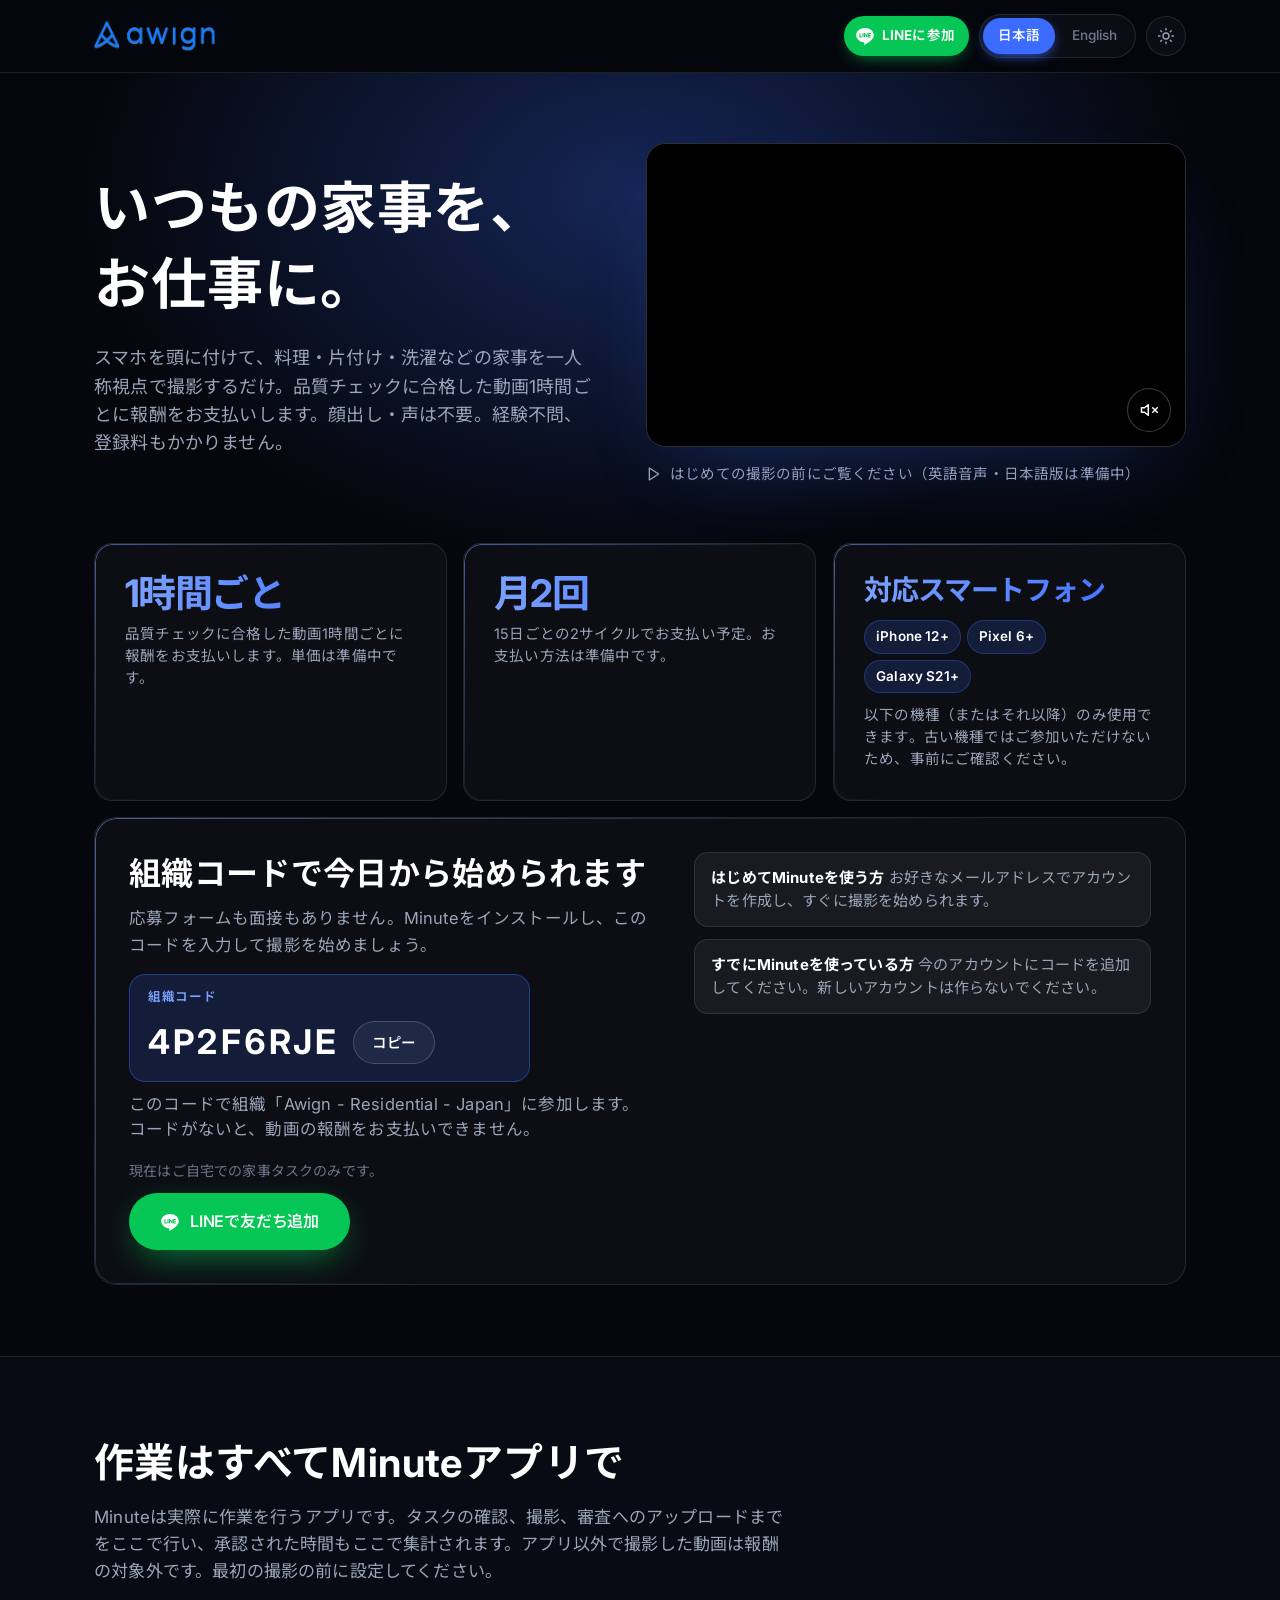
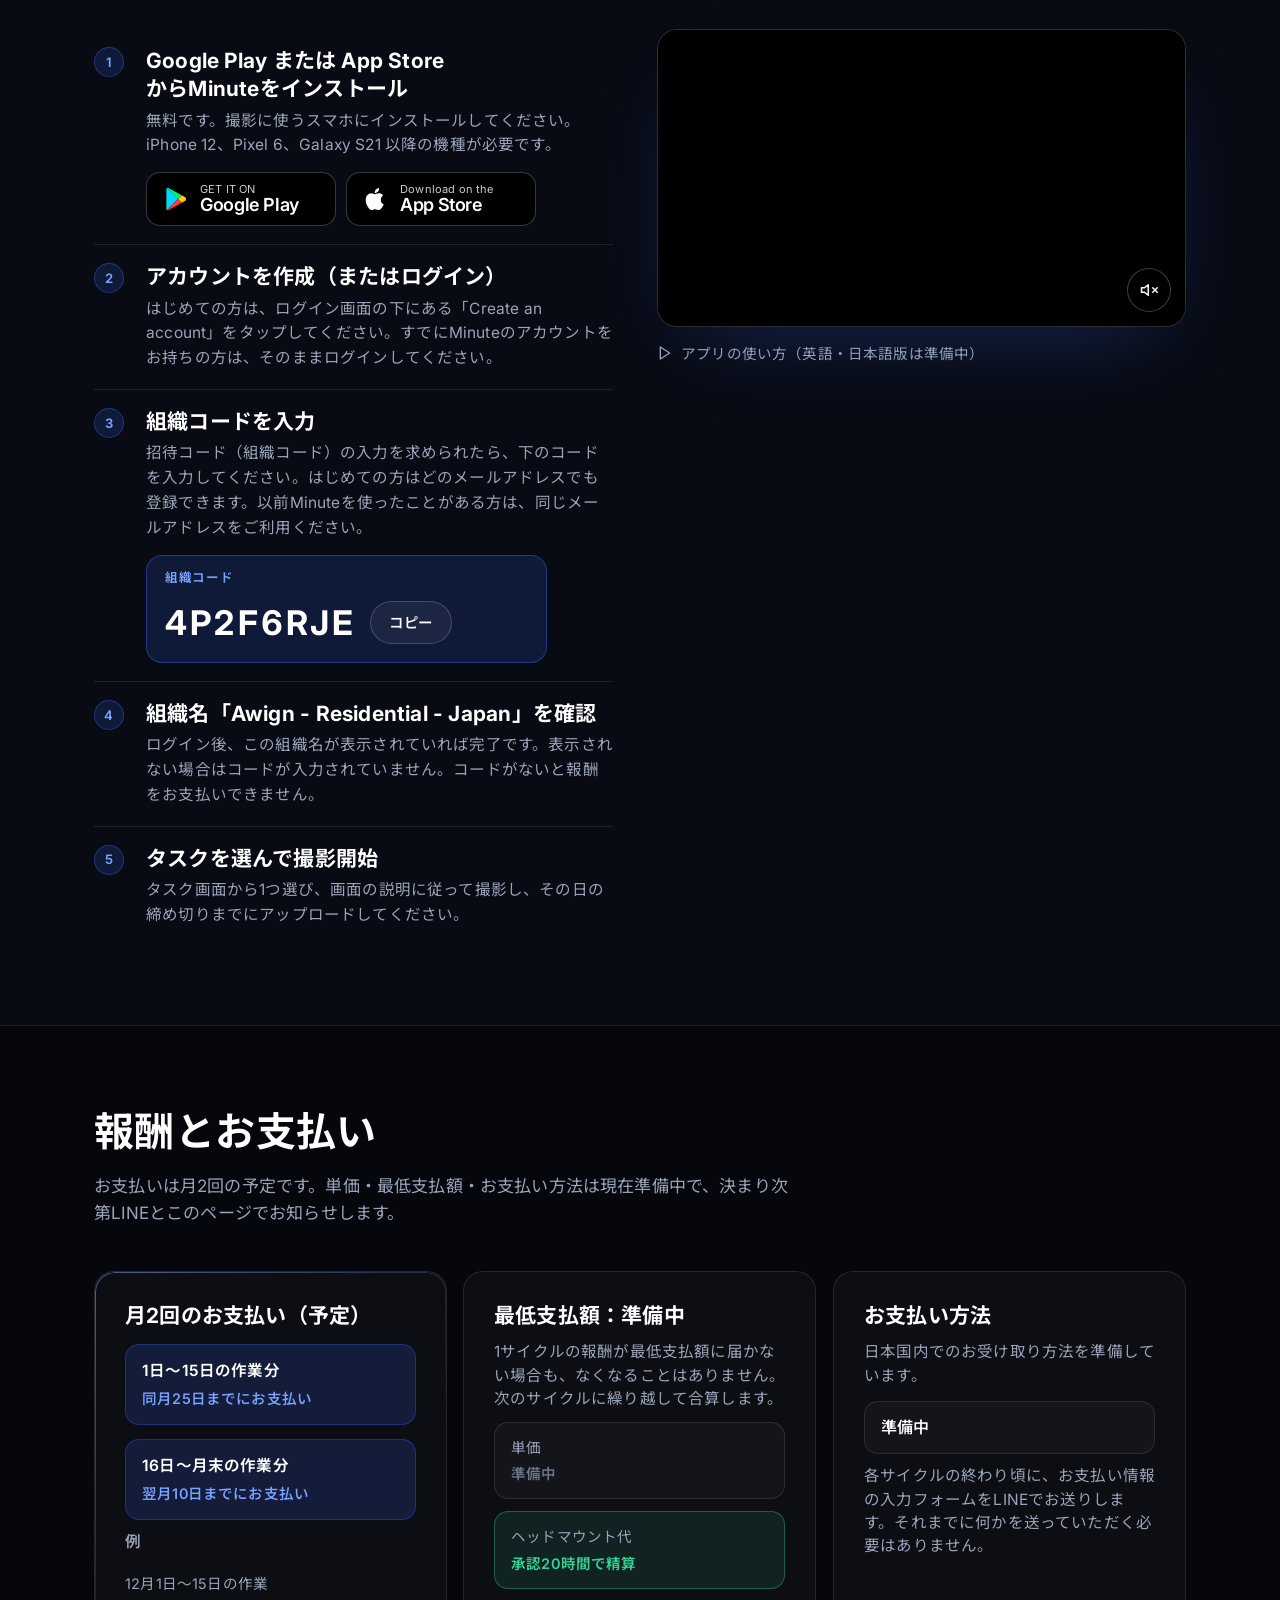
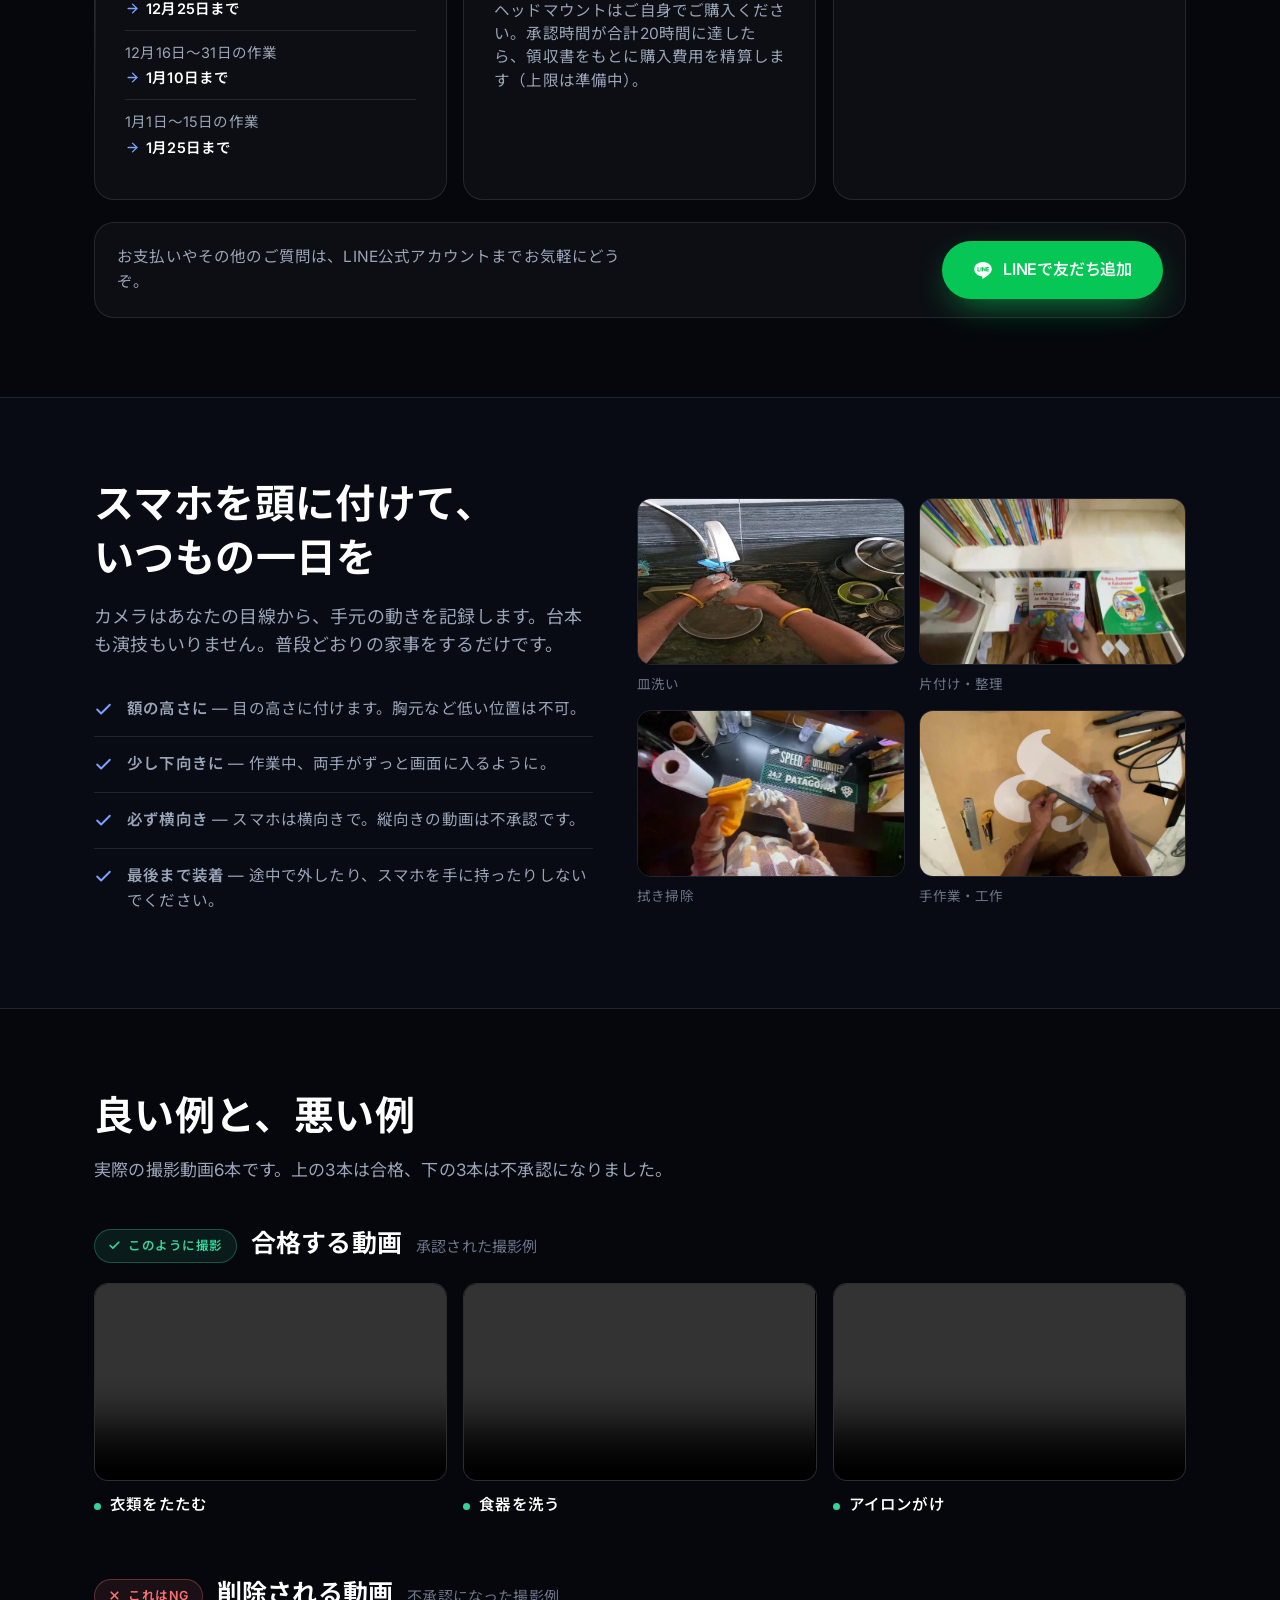
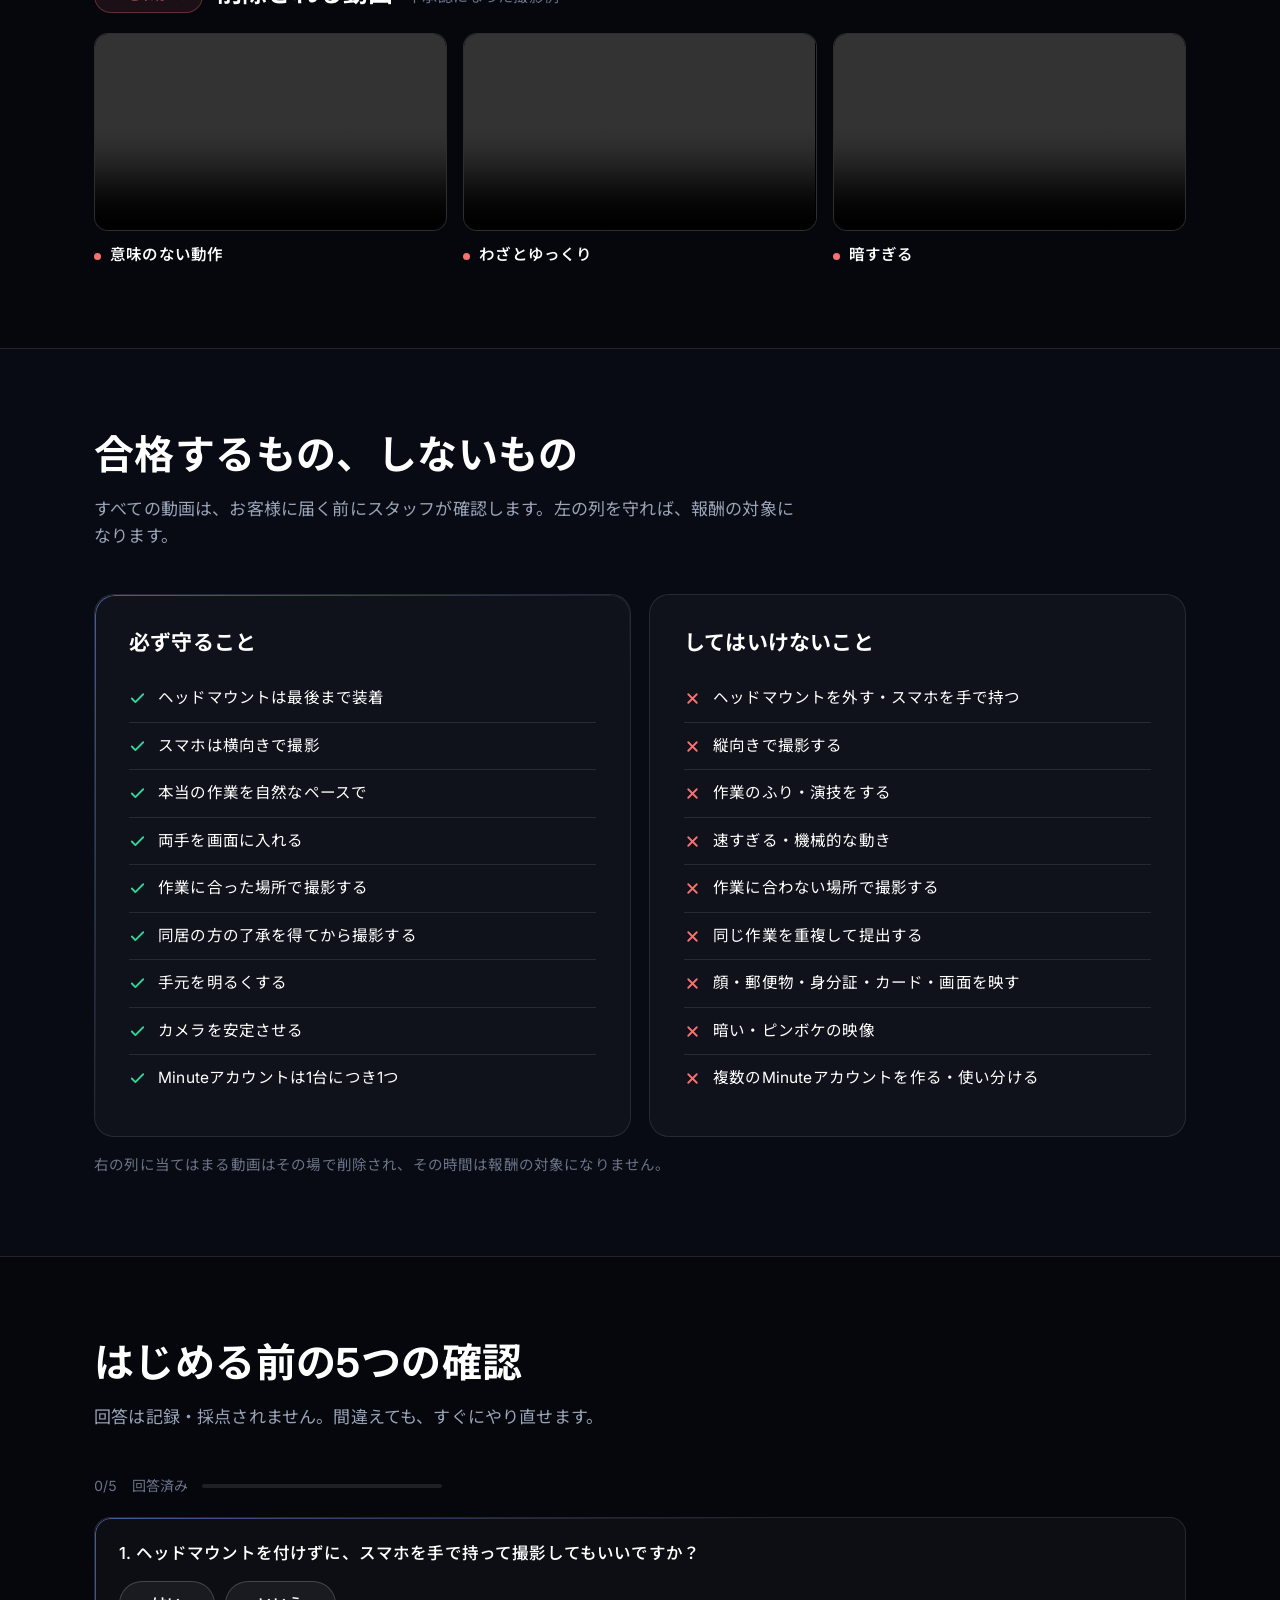
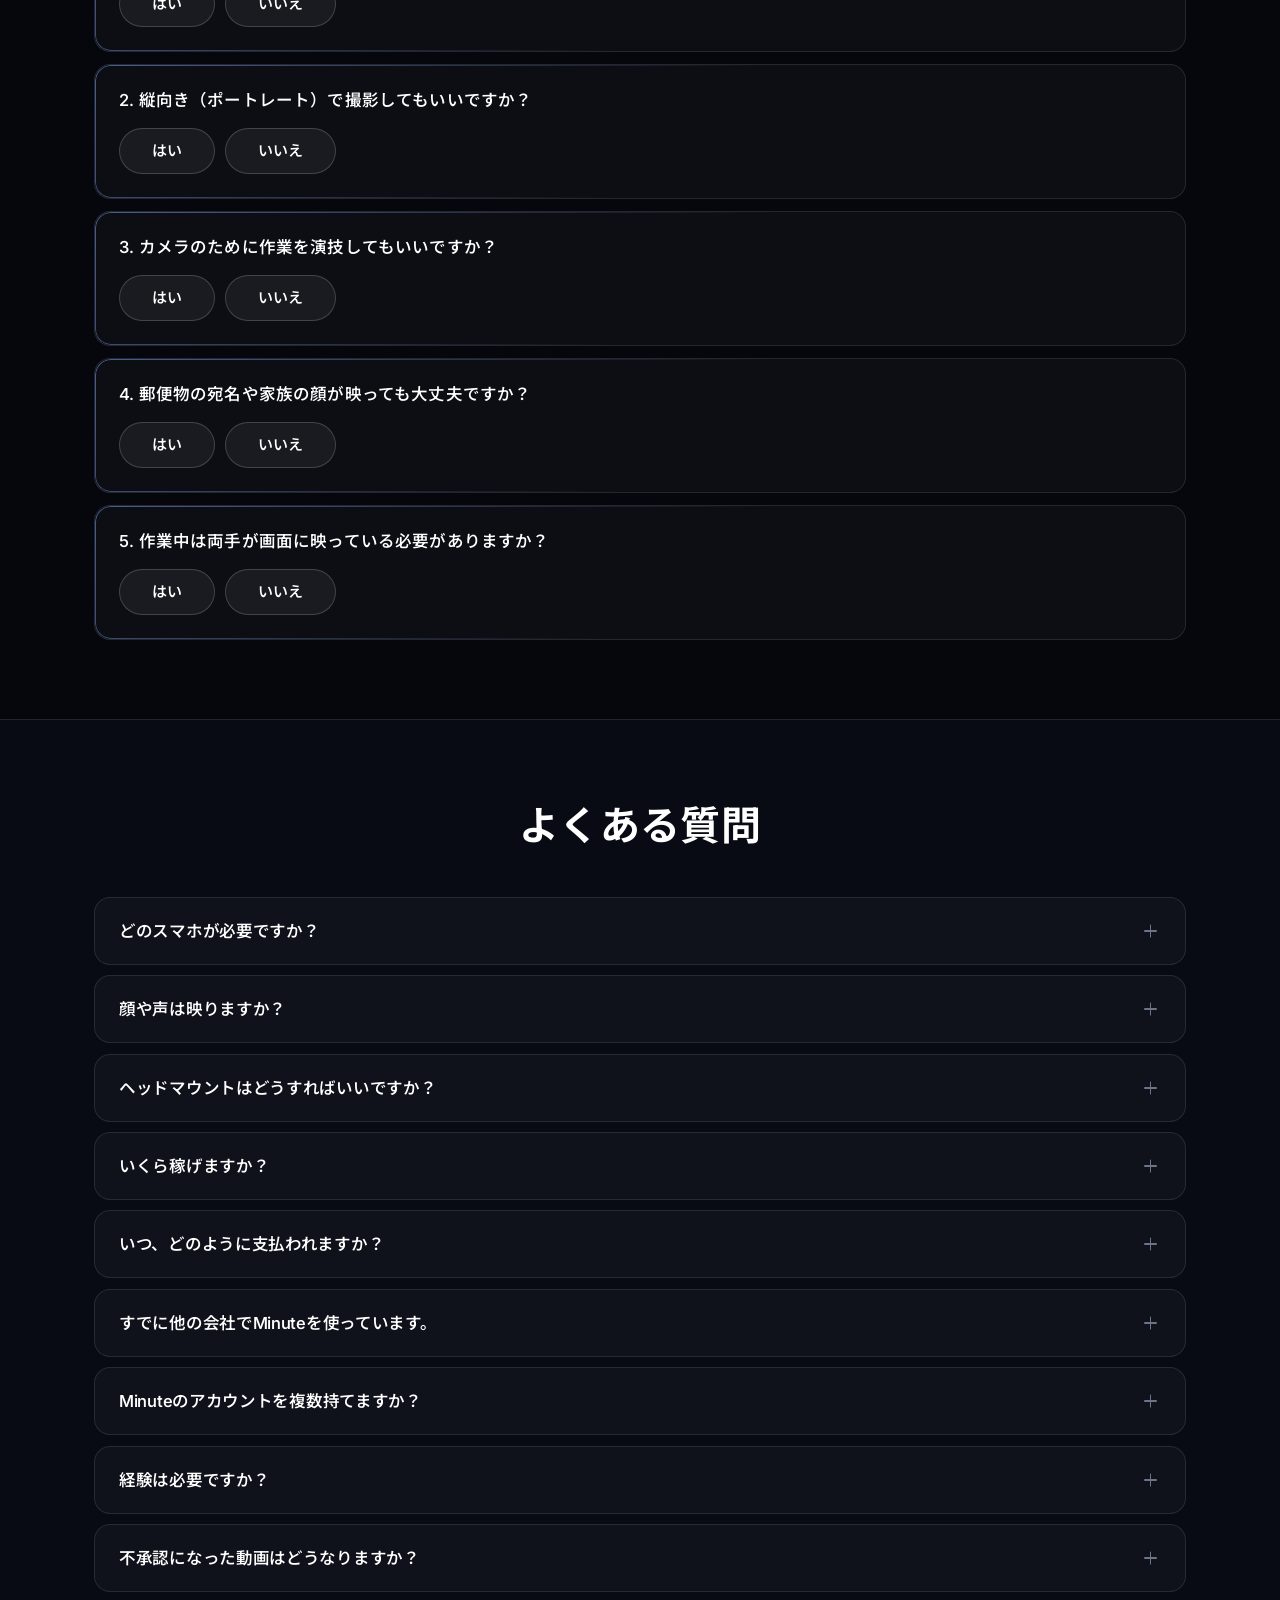
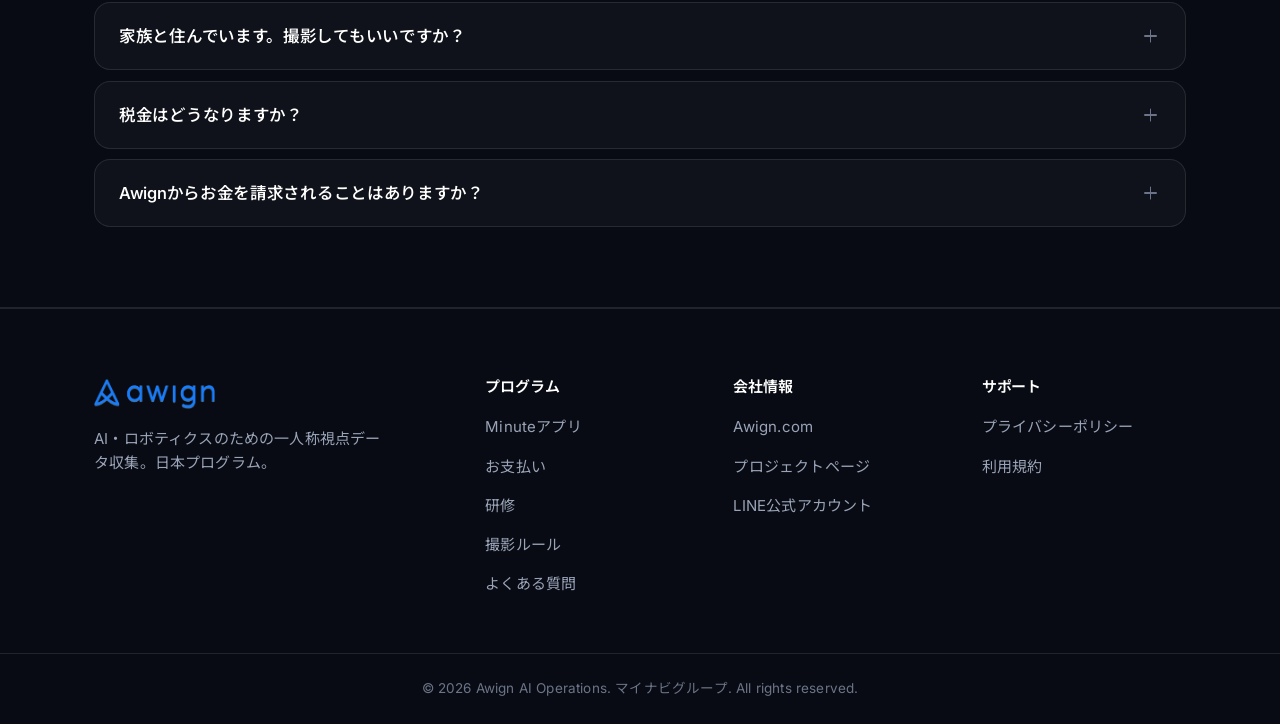
<file: index.html>
<!doctype html>
<html lang="ja" data-theme="dark">
<head>
<meta charset="utf-8" />
<meta name="viewport" content="width=device-width, initial-scale=1" />
<title>Awign — 家事を撮影して報酬を得る在宅ワーク（マイナビグループ）</title>
<meta name="description" content="スマホを頭に付けて、いつもの家事を一人称視点で撮影する在宅ワーク。研修、撮影ルール、アプリ設定、お支払いの案内。Awign（マイナビグループ）日本プログラム。" />
<link rel="icon" type="image/png" href="assets/favicon.png" />
<link rel="apple-touch-icon" href="assets/favicon.png" />
<link rel="preconnect" href="https://fonts.googleapis.com" />
<link rel="preconnect" href="https://fonts.gstatic.com" crossorigin />
<link href="https://fonts.googleapis.com/css2?family=Inter:wght@400;500;600;700&family=Noto+Sans+JP:wght@400;500;700;900&display=swap" rel="stylesheet" />
<link rel="stylesheet" href="styles.css" />
<script>
  (function () {
    var t = localStorage.getItem("awign_theme");
    document.documentElement.setAttribute("data-theme", t === "light" ? "light" : "dark");
  })();
</script>
</head>
<body>

<nav class="nav">
  <div class="shell nav__in">
    <a class="brand" href="#top"><img src="assets/logo.png" alt="Awign" /></a>
    <div class="nav__tools">
      <span id="nav-line"></span>
      <div class="seg" role="group" aria-label="Language">
        <button type="button" id="l-ja" class="on" onclick="setLang('ja')" lang="ja"><span class="l-full">日本語</span><span class="l-short">JA</span></button>
        <button type="button" id="l-en" onclick="setLang('en')" lang="en"><span class="l-full">English</span><span class="l-short">EN</span></button>
      </div>
      <button type="button" class="iconbtn" id="theme-btn" onclick="toggleTheme()" aria-label="Switch theme">
        <svg class="i-sun" viewBox="0 0 24 24" fill="none" stroke="currentColor" stroke-width="1.8" stroke-linecap="round"><circle cx="12" cy="12" r="4"/><path d="M12 2v2M12 20v2M4.9 4.9l1.4 1.4M17.7 17.7l1.4 1.4M2 12h2M20 12h2M4.9 19.1l1.4-1.4M17.7 6.3l1.4-1.4"/></svg>
        <svg class="i-moon" viewBox="0 0 24 24" fill="none" stroke="currentColor" stroke-width="1.8" stroke-linecap="round" stroke-linejoin="round"><path d="M21 12.8A9 9 0 1111.2 3a7 7 0 009.8 9.8z"/></svg>
      </button>
    </div>
  </div>
</nav>

<main id="top">

  <!-- ================= HERO ================= -->
  <header class="hero">
    <div class="hero__aura"></div>
    <div class="shell hero__in">
      <div class="rv">
        <h1 data-i18n="heroTitle"></h1>
        <p class="lede" data-i18n="heroLede"></p>
      </div>
      <div class="rv">
        <div class="vid" id="v-hero"></div>
        <p class="vid__cap">
          <svg width="16" height="16" viewBox="0 0 24 24" fill="none" stroke="currentColor" stroke-width="2" stroke-linecap="round" stroke-linejoin="round"><polygon points="5 3 19 12 5 21 5 3"/></svg>
          <span data-i18n="heroVideoCap"></span>
        </p>
      </div>
    </div>

    <div class="shell">
      <div class="stats">
        <div class="stat card card--edge card--spot card--lift rv">
          <div class="stat__v" data-i18n="stat1V"></div>
          <div class="stat__l" data-i18n="stat1L"></div>
        </div>
        <div class="stat card card--edge card--spot card--lift rv">
          <div class="stat__v" data-i18n="stat2V"></div>
          <div class="stat__l" data-i18n="stat2L"></div>
        </div>
        <div class="stat stat--phone card card--edge card--spot card--lift rv">
          <div class="stat__v" data-i18n="stat3V"></div>
          <div class="phones" id="phones"></div>
          <div class="stat__l" data-i18n="stat3L"></div>
        </div>
      </div>
    </div>
    <div class="shell">
      <div class="start card card--edge rv" id="start-box"></div>
    </div>
  </header>

  <!-- ================= MINUTE APP ================= -->
  <section class="sec sec--tint" id="app">
    <div class="shell">
      <div class="head rv">
        <h2 data-i18n="appTitle"></h2>
        <p data-i18n="appBody"></p>
      </div>

      <div class="app">
        <div class="rv">
          <div id="app-steps"></div>
        </div>

        <div class="app__sticky rv">
          <div class="vid" id="v-app"></div>
          <p class="vid__cap">
            <svg width="16" height="16" viewBox="0 0 24 24" fill="none" stroke="currentColor" stroke-width="2" stroke-linecap="round" stroke-linejoin="round"><polygon points="5 3 19 12 5 21 5 3"/></svg>
            <span data-i18n="appVideoCap"></span>
          </p>
        </div>
      </div>
    </div>
  </section>

  <!-- ================= PAYMENTS ================= -->
  <section class="sec" id="pay">
    <div class="shell">
      <div class="head rv">
        <h2 data-i18n="payTitle"></h2>
        <p data-i18n="payBody"></p>
      </div>
      <div class="pay">
        <div class="pay__card card card--edge card--spot rv" id="pay-cycles"></div>
        <div class="pay__card card card--spot rv" id="pay-min"></div>
        <div class="pay__card card card--spot rv" id="pay-acct"></div>
      </div>
      <div class="pay__contact rv" id="pay-contact"></div>
    </div>
  </section>

  <!-- ================= WORK ================= -->
  <section class="sec sec--tint" id="work">
    <div class="shell work">
      <div class="rv">
        <h2 data-i18n="workTitle"></h2>
        <p class="lede" style="margin-top:18px" data-i18n="workBody"></p>
        <div id="setup-list" style="margin-top:22px"></div>
      </div>
      <div class="work__grid rv">
        <figure>
          <div class="shot"><img src="assets/img/pov-dishes.jpg" alt="" loading="lazy" /></div>
          <figcaption data-i18n="workCap1"></figcaption>
        </figure>
        <figure>
          <div class="shot"><img src="assets/img/pov-sorting.jpg" alt="" loading="lazy" /></div>
          <figcaption data-i18n="workCap2"></figcaption>
        </figure>
        <figure>
          <div class="shot"><img src="assets/img/pov-wiping.jpg" alt="" loading="lazy" /></div>
          <figcaption data-i18n="workCap3"></figcaption>
        </figure>
        <figure>
          <div class="shot"><img src="assets/img/pov-crafting.jpg" alt="" loading="lazy" /></div>
          <figcaption data-i18n="workCap4"></figcaption>
        </figure>
      </div>
    </div>
  </section>

  <!-- ================= EXAMPLES (good + bad together) ================= -->
  <section class="sec" id="training">
    <div class="shell">
      <div class="head rv">
        <h2 data-i18n="exTitle"></h2>
        <p data-i18n="exBody"></p>
      </div>

      <div class="exgroup rv">
        <div class="exhead">
          <span class="tag tag--good">
            <svg width="13" height="13" viewBox="0 0 24 24" fill="none" stroke="currentColor" stroke-width="3.2" stroke-linecap="round" stroke-linejoin="round"><polyline points="20 6 9 17 4 12"/></svg>
            <span data-i18n="goodTag"></span>
          </span>
          <h3 data-i18n="goodHeading"></h3>
          <p data-i18n="goodSub"></p>
        </div>
        <div class="clips" id="clips-good"></div>
      </div>

      <div class="exgroup rv">
        <div class="exhead">
          <span class="tag tag--bad">
            <svg width="13" height="13" viewBox="0 0 24 24" fill="none" stroke="currentColor" stroke-width="3.2" stroke-linecap="round"><line x1="18" y1="6" x2="6" y2="18"/><line x1="6" y1="6" x2="18" y2="18"/></svg>
            <span data-i18n="badTag"></span>
          </span>
          <h3 data-i18n="badHeading"></h3>
          <p data-i18n="badSub"></p>
        </div>
        <div class="clips" id="clips-bad"></div>
      </div>
    </div>
  </section>

  <!-- ================= DO / DON'T ================= -->
  <section class="sec sec--tint" id="standards">
    <div class="shell">
      <div class="head rv">
        <h2 data-i18n="ddTitle"></h2>
        <p data-i18n="ddBody"></p>
      </div>
      <div class="dd">
        <div class="dd__col dd--good card card--edge card--spot rv">
          <h3 data-i18n="doTitle"></h3>
          <ul id="do-list"></ul>
        </div>
        <div class="dd__col dd--bad card card--spot rv">
          <h3 data-i18n="dontTitle"></h3>
          <ul id="dont-list"></ul>
        </div>
      </div>
      <p class="dd__note rv" data-i18n="ddNote"></p>
    </div>
  </section>

  <!-- ================= QUIZ ================= -->
  <section class="sec">
    <div class="shell">
      <div class="head rv">
        <h2 data-i18n="quizTitle"></h2>
        <p data-i18n="quizBody"></p>
      </div>
      <div class="meter rv">
        <span id="q-count">0/5</span>
        <span data-i18n="quizProgress"></span>
        <span class="track"><span class="fill" id="q-fill"></span></span>
      </div>
      <div class="quiz" id="quiz"></div>
    </div>
  </section>

  <!-- ================= FAQ ================= -->
  <section class="sec sec--tint" id="faq">
    <div class="shell">
      <div class="head head--center rv">
        <h2 data-i18n="faqTitle"></h2>
      </div>
      <div class="faq" id="faq-list"></div>
    </div>
  </section>

</main>

<footer class="foot">
  <div class="shell">
    <div class="foot__top">
      <div>
        <a class="brand" href="#top"><img src="assets/logo.png" alt="Awign" /></a>
        <p class="foot__tag" data-i18n="footTag"></p>
        <div class="foot__social" id="social"></div>
      </div>

      <div class="foot__col">
        <h4 data-i18n="footProgram"></h4>
        <ul>
          <li><a href="#app" data-i18n="fApp"></a></li>
          <li><a href="#pay" data-i18n="fPay"></a></li>
          <li><a href="#training" data-i18n="fTraining"></a></li>
          <li><a href="#standards" data-i18n="fStandards"></a></li>
          <li><a href="#faq" data-i18n="fQuestions"></a></li>
        </ul>
      </div>

      <div class="foot__col">
        <h4 data-i18n="footCompany"></h4>
        <ul>
          <li><a id="f-about" target="_blank" rel="noopener" data-i18n="fAbout"></a></li>
          <li><a id="f-official" target="_blank" rel="noopener" data-i18n="fOfficial"></a></li>
          <li><a id="f-contact" target="_blank" rel="noopener" data-i18n="fContact"></a></li>
        </ul>
      </div>

      <div class="foot__col">
        <h4 data-i18n="footSupport"></h4>
        <ul>
          <li><a href="privacy.html" data-i18n="fPrivacy"></a></li>
          <li><a href="terms.html" data-i18n="fTerms"></a></li>
        </ul>
      </div>
    </div>
  </div>
  <div class="foot__bar">
    <span data-i18n="footRights"></span>
  </div>
</footer>

<script src="i18n.js"></script>
<script src="script.js"></script>
</body>
</html>
</file>
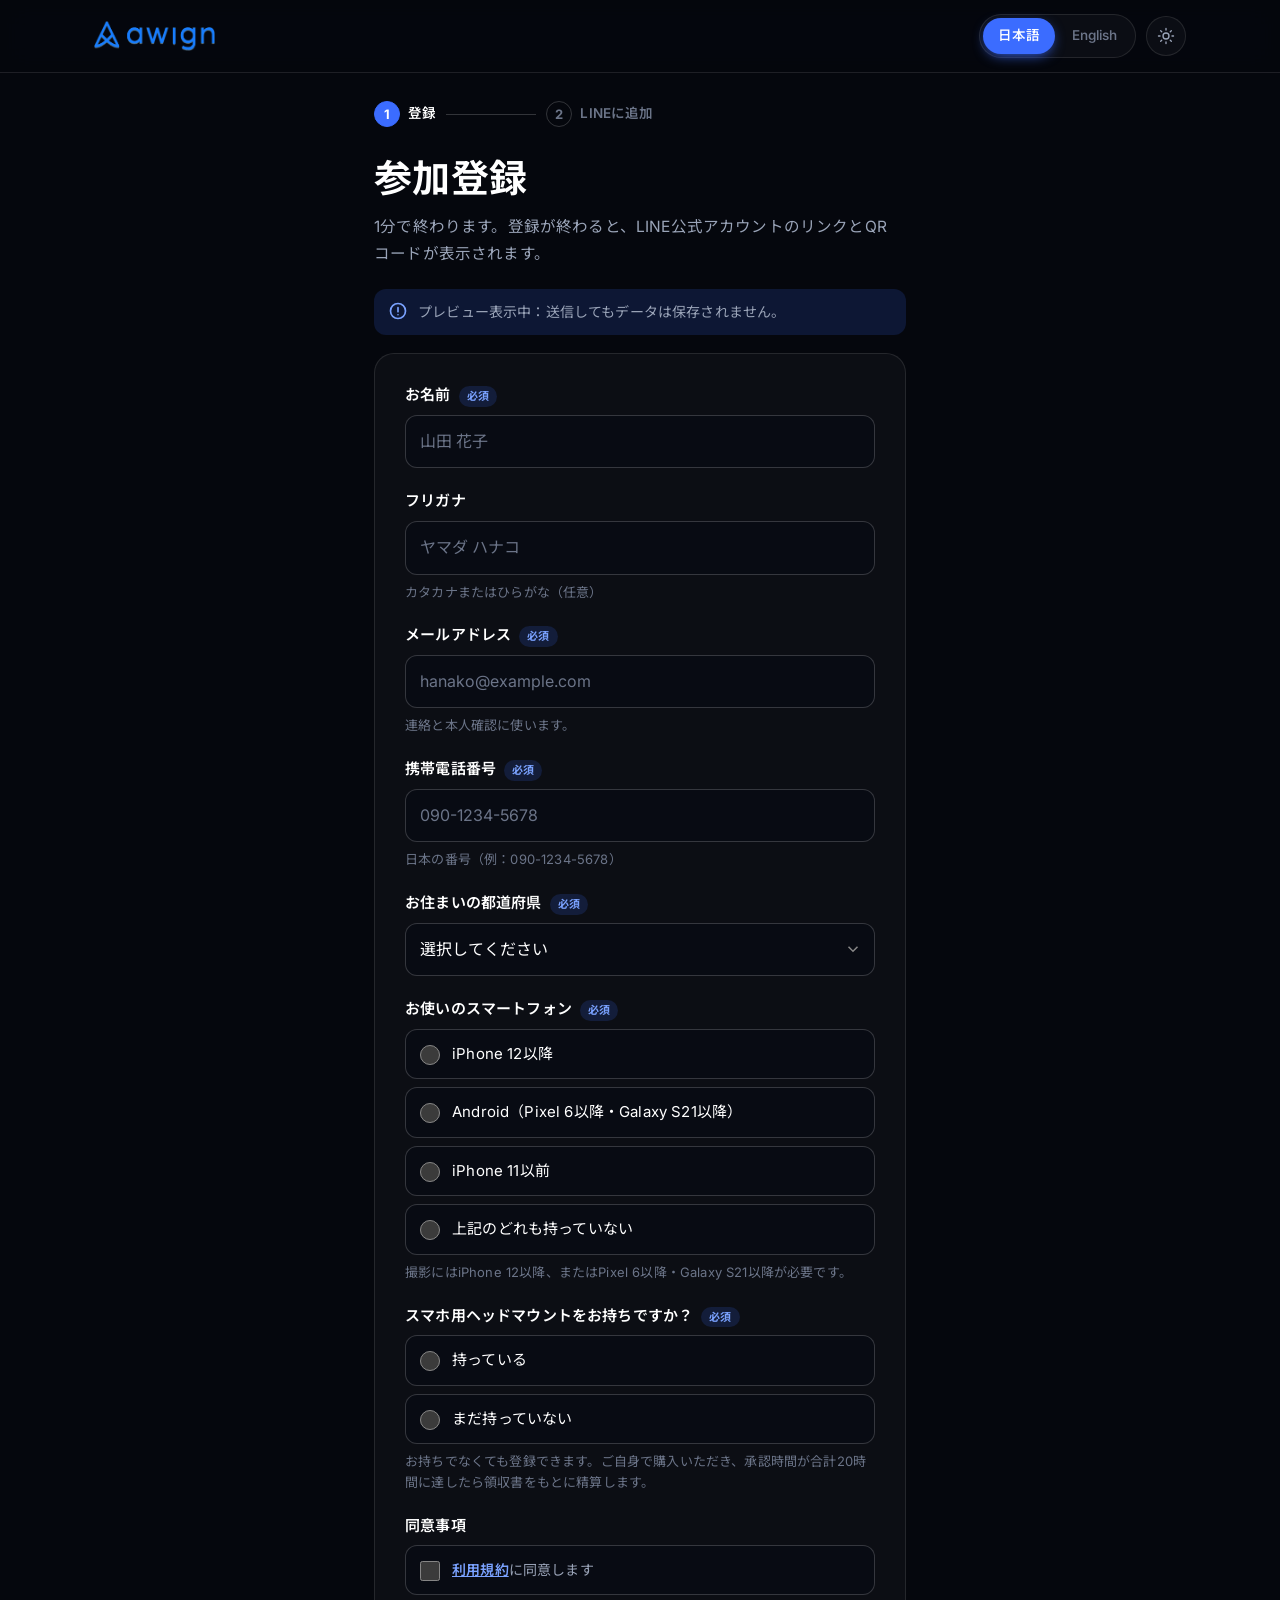
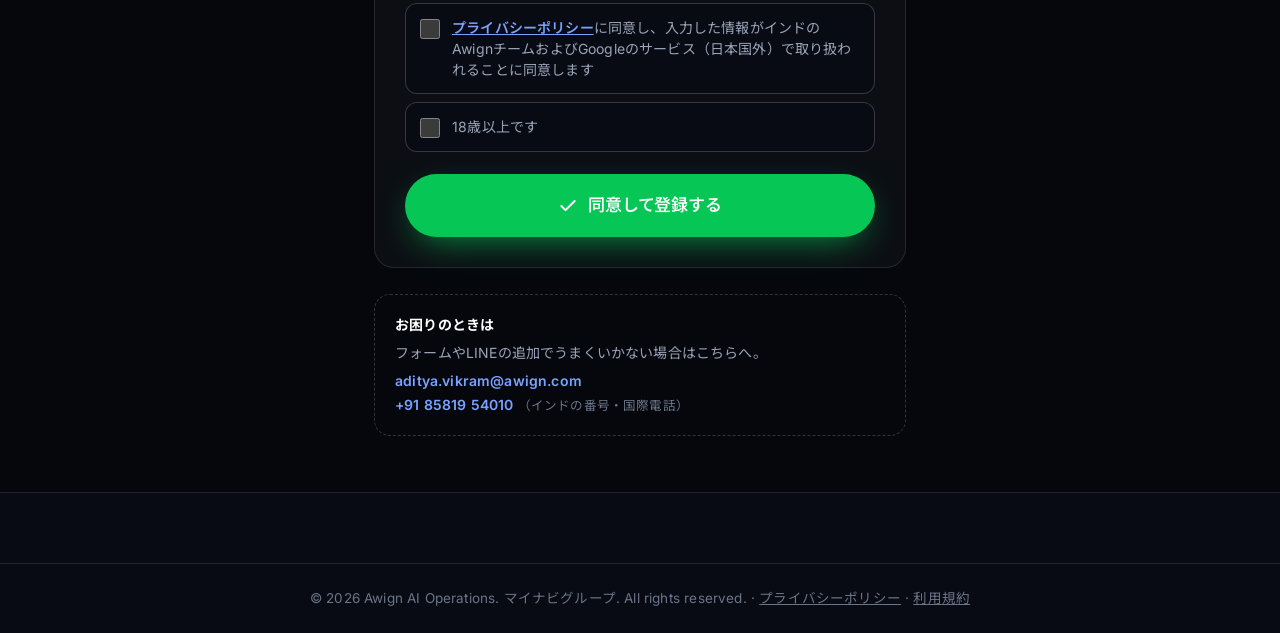
<file: join.html>
<!doctype html>
<html lang="ja" data-theme="dark">
<head>
<meta charset="utf-8" />
<meta name="viewport" content="width=device-width, initial-scale=1, viewport-fit=cover" />
<title>参加登録 — Awign Japan</title>
<meta name="description" content="Awign（マイナビグループ）在宅の家事撮影ワークの参加登録フォームです。登録後にLINE公式アカウントをご案内します。" />
<link rel="icon" href="assets/logo.png" />
<link rel="preconnect" href="https://fonts.googleapis.com" />
<link rel="preconnect" href="https://fonts.gstatic.com" crossorigin />
<link href="https://fonts.googleapis.com/css2?family=Inter:wght@400;500;600;700&family=Noto+Sans+JP:wght@400;500;700;900&display=swap" rel="stylesheet" />
<link rel="stylesheet" href="styles.css" />
<link rel="stylesheet" href="join.css" />
<script>
  (function () {
    var t = null;
    try { t = localStorage.getItem("awign_theme"); } catch (e) {}
    document.documentElement.setAttribute("data-theme", t === "light" ? "light" : "dark");
  })();
</script>
</head>
<body>

<nav class="nav">
  <div class="shell nav__in">
    <a class="brand" href="index.html"><img src="assets/logo.png" alt="Awign" /></a>
    <div class="nav__tools">
      <div class="seg" role="group" aria-label="Language">
        <button type="button" id="l-ja" class="on" lang="ja"><span class="l-full">日本語</span><span class="l-short">JA</span></button>
        <button type="button" id="l-en" lang="en"><span class="l-full">English</span><span class="l-short">EN</span></button>
      </div>
      <button type="button" class="iconbtn" id="theme-btn" aria-label="Switch theme">
        <svg class="i-sun" viewBox="0 0 24 24" fill="none" stroke="currentColor" stroke-width="1.8" stroke-linecap="round"><circle cx="12" cy="12" r="4"/><path d="M12 2v2M12 20v2M4.9 4.9l1.4 1.4M17.7 17.7l1.4 1.4M2 12h2M20 12h2M4.9 19.1l1.4-1.4M17.7 6.3l1.4-1.4"/></svg>
        <svg class="i-moon" viewBox="0 0 24 24" fill="none" stroke="currentColor" stroke-width="1.8" stroke-linecap="round" stroke-linejoin="round"><path d="M21 12.8A9 9 0 1111.2 3a7 7 0 009.8 9.8z"/></svg>
      </button>
    </div>
  </div>
</nav>

<main class="shell join">

  <ol class="jsteps" aria-label="Progress">
    <li class="on" id="js1"><span>1</span><b data-t="step1"></b></li>
    <li class="bar" aria-hidden="true"></li>
    <li id="js2"><span>2</span><b data-t="step2"></b></li>
  </ol>

  <!-- ============ STEP 1: FORM ============ -->
  <section id="view-form">
    <h1 data-t="h1"></h1>
    <p class="join__lede" data-t="lede"></p>

    <div class="jnote" id="preview-note" hidden>
      <svg viewBox="0 0 24 24" fill="none" stroke="currentColor" stroke-width="2" stroke-linecap="round" aria-hidden="true"><circle cx="12" cy="12" r="9"/><path d="M12 8v5M12 16.5v.01"/></svg>
      <span data-t="preview"></span>
    </div>

    <form class="jcard" id="form" novalidate>
      <!-- honeypot: real people never see or fill this -->
      <div class="hp" aria-hidden="true"><label>Website <input type="text" name="website" id="i-website" tabindex="-1" autocomplete="off" /></label></div>

      <div class="jf" id="f-name">
        <label for="i-name"><span data-t="lName"></span><em data-t="req"></em></label>
        <input id="i-name" type="text" autocomplete="name" placeholder="山田 花子" />
        <p class="jerr" data-t="eReq"></p>
      </div>

      <div class="jf" id="f-kana">
        <label for="i-kana"><span data-t="lKana"></span></label>
        <input id="i-kana" type="text" autocomplete="off" placeholder="ヤマダ ハナコ" />
        <p class="jhint" data-t="hKana"></p>
        <p class="jerr" data-t="eKana"></p>
      </div>

      <div class="jf" id="f-email">
        <label for="i-email"><span data-t="lEmail"></span><em data-t="req"></em></label>
        <input id="i-email" type="email" autocomplete="email" inputmode="email" spellcheck="false" placeholder="hanako@example.com" />
        <p class="jhint" data-t="hEmail"></p>
        <p class="jerr" data-t="eEmail"></p>
      </div>

      <div class="jf" id="f-phone">
        <label for="i-phone"><span data-t="lPhone"></span><em data-t="req"></em></label>
        <input id="i-phone" type="tel" autocomplete="tel" inputmode="tel" placeholder="090-1234-5678" />
        <p class="jhint" data-t="hPhone"></p>
        <p class="jerr" data-t="ePhone"></p>
      </div>

      <div class="jf" id="f-pref">
        <label for="i-pref"><span data-t="lPref"></span><em data-t="req"></em></label>
        <select id="i-pref"></select>
        <p class="jerr" data-t="eReq"></p>
      </div>

      <fieldset class="jf" id="f-device">
        <legend><span data-t="lDevice"></span><em data-t="req"></em></legend>
        <div class="jopts" id="o-device"></div>
        <p class="jhint" data-t="hDevice"></p>
        <p class="jerr" data-t="eChoose"></p>
      </fieldset>

      <fieldset class="jf" id="f-mount">
        <legend><span data-t="lMount"></span><em data-t="req"></em></legend>
        <div class="jopts" id="o-mount"></div>
        <p class="jhint" data-t="hMount"></p>
        <p class="jerr" data-t="eChoose"></p>
      </fieldset>

      <fieldset class="jf jagree" id="f-agree">
        <legend data-t="lAgree"></legend>
        <label class="jcheck"><input type="checkbox" id="c-terms" /><span id="t-terms"></span></label>
        <label class="jcheck"><input type="checkbox" id="c-privacy" /><span id="t-privacy"></span></label>
        <label class="jcheck"><input type="checkbox" id="c-age" /><span data-t="cAge"></span></label>
        <p class="jerr" data-t="eAgree"></p>
      </fieldset>

      <button type="submit" class="btn btn--line jsubmit" id="submit">
        <svg viewBox="0 0 24 24" fill="none" stroke="currentColor" stroke-width="2.4" stroke-linecap="round" stroke-linejoin="round" aria-hidden="true"><path d="M20 6L9 17l-5-5"/></svg>
        <span data-t="submit"></span>
      </button>
      <p class="jnote jnote--bad" id="save-err" hidden><span data-t="eSave"></span></p>
    </form>
  </section>

  <!-- ============ STEP 2: DONE + LINE ============ -->
  <section id="view-done" hidden>
    <div class="jcard jdone">
      <div class="jtick"><svg viewBox="0 0 24 24" fill="none" stroke="currentColor" stroke-width="2.6" stroke-linecap="round" stroke-linejoin="round" aria-hidden="true"><path d="M20 6L9 17l-5-5"/></svg></div>
      <h1 data-t="dH"></h1>
      <p class="join__lede" data-t="dP"></p>

      <a class="btn btn--line jline" id="line-btn" target="_blank" rel="noopener">
        <svg viewBox="0 0 24 24" fill="currentColor" aria-hidden="true"><path d="M12 2.5C6.2 2.5 1.5 6.3 1.5 11c0 4.2 3.7 7.7 8.8 8.4.3.1.8.2.9.5.1.3.1.7 0 1l-.1.9c0 .3-.2 1 .9.6 1.1-.5 6-3.5 8.2-6.1 1.5-1.7 2.3-3.4 2.3-5.3 0-4.7-4.7-8.5-10.5-8.5zM8 13.7H5.9c-.3 0-.6-.3-.6-.6V8.9c0-.3.3-.6.6-.6s.6.3.6.6v3.6H8c.3 0 .6.3.6.6s-.3.6-.6.6zm2.2-.6c0 .3-.3.6-.6.6s-.6-.3-.6-.6V8.9c0-.3.3-.6.6-.6s.6.3.6.6v4.2zm5 0c0 .3-.2.5-.4.6h-.2c-.2 0-.4-.1-.5-.2l-2.1-2.9v2.6c0 .3-.3.6-.6.6s-.6-.3-.6-.6V8.9c0-.3.2-.5.4-.6h.2c.2 0 .4.1.5.3l2.1 2.9V8.9c0-.3.3-.6.6-.6s.6.3.6.6v4.2zm3.4-2.7c.3 0 .6.3.6.6s-.3.6-.6.6H17v1.1h1.6c.3 0 .6.3.6.6s-.3.6-.6.6h-2.2c-.3 0-.6-.3-.6-.6V8.9c0-.3.3-.6.6-.6h2.2c.3 0 .6.3.6.6s-.3.6-.6.6H17v1.1h1.6z"/></svg>
        <span data-t="dLine"></span>
      </a>

      <div class="jqr">
        <img src="assets/line-qr.svg" alt="LINE QR" width="168" height="168" />
        <div>
          <b data-t="dQrT"></b>
          <p data-t="dQr"></p>
          <p class="jid">ID: <span id="line-id"></span></p>
        </div>
      </div>

      <ol class="jnext">
        <li data-t="dN1"></li>
        <li data-t="dN2"></li>
        <li data-t="dN3"></li>
      </ol>

      <a class="btn btn--ghost jback" href="index.html#start" data-t="dGuide"></a>
      <button type="button" class="jlink" id="again" data-t="dAgain"></button>
    </div>
  </section>

  <div class="jcontact">
    <b data-t="cT"></b>
    <p><span data-t="cP"></span></p>
    <p>
      <a id="c-mail"></a><br />
      <a id="c-tel"></a> <span class="jmuted" data-t="cIntl"></span>
    </p>
  </div>
</main>

<footer class="foot">
  <div class="foot__bar"><span data-t="rights"></span> · <a href="privacy.html" data-t="fPrivacy"></a> · <a href="terms.html" data-t="fTerms"></a></div>
</footer>

<script src="i18n.js"></script>
<script src="join.js"></script>
</body>
</html>
</file>
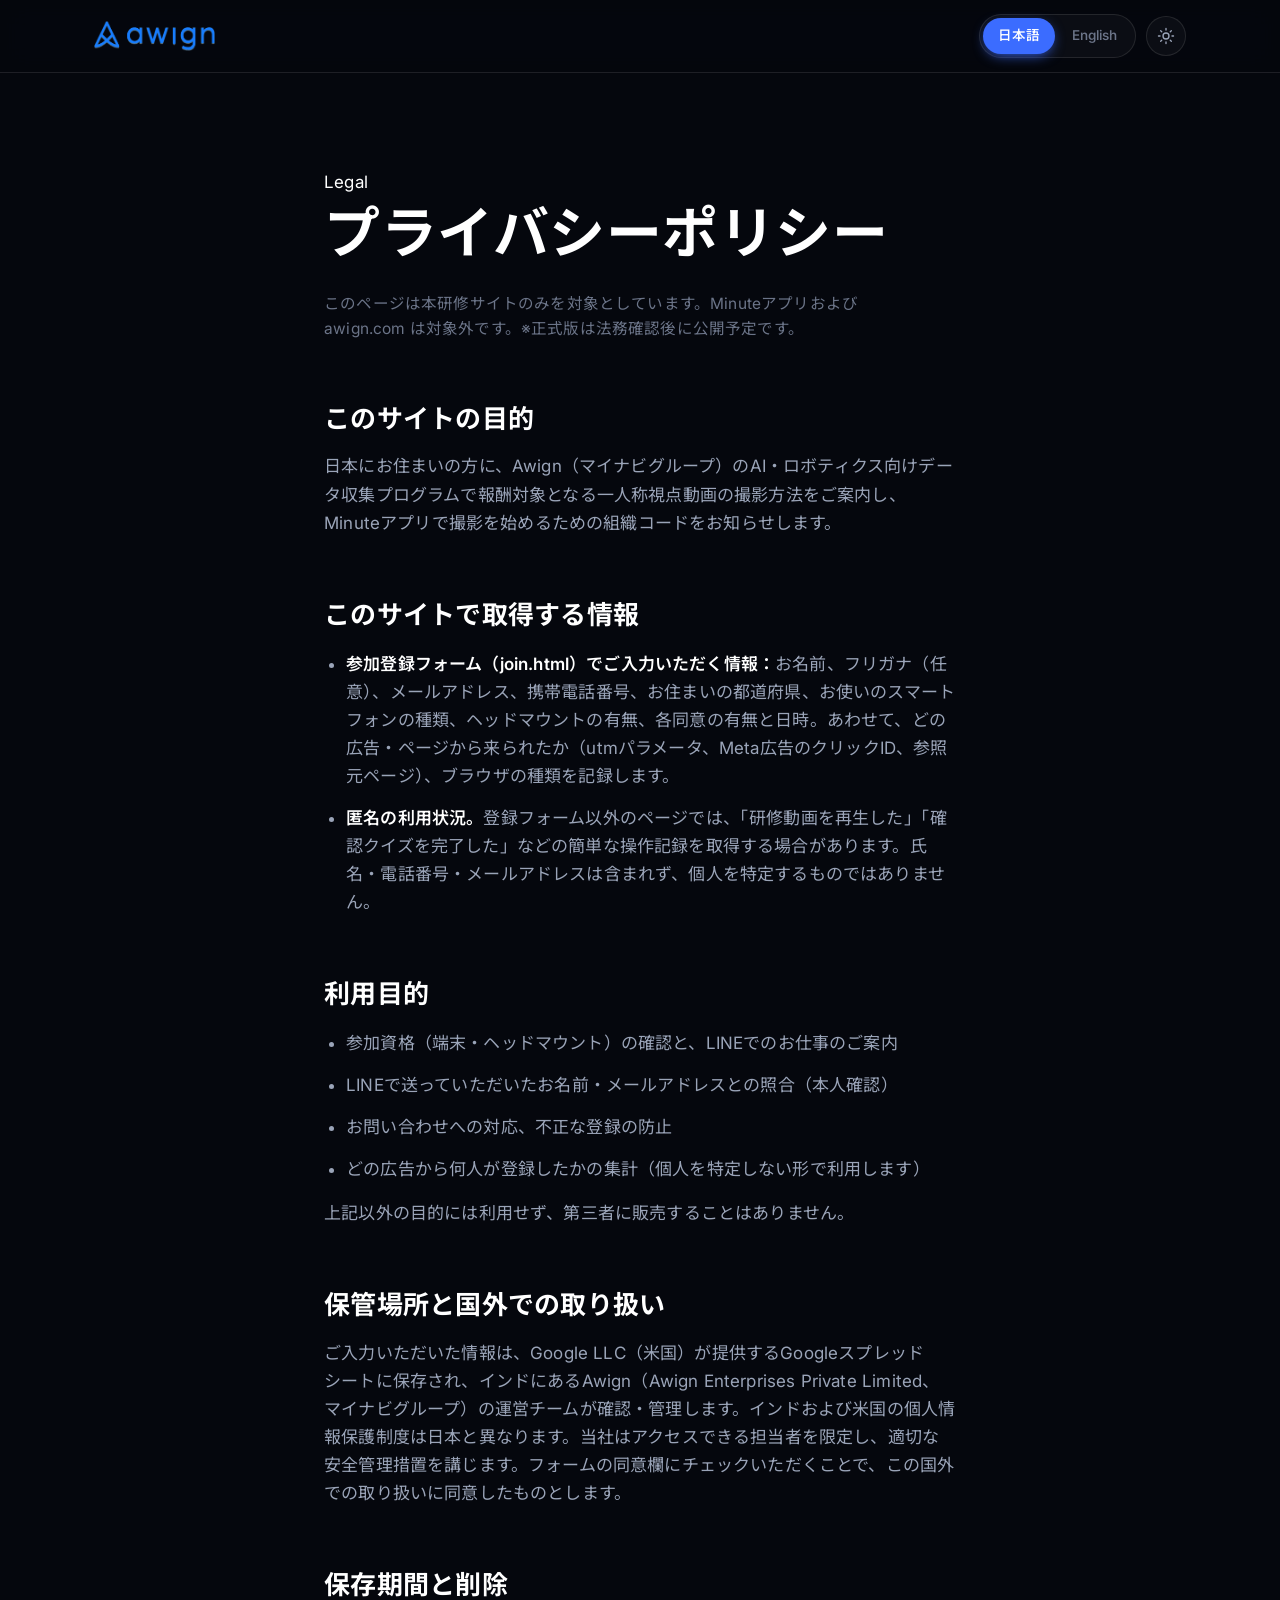
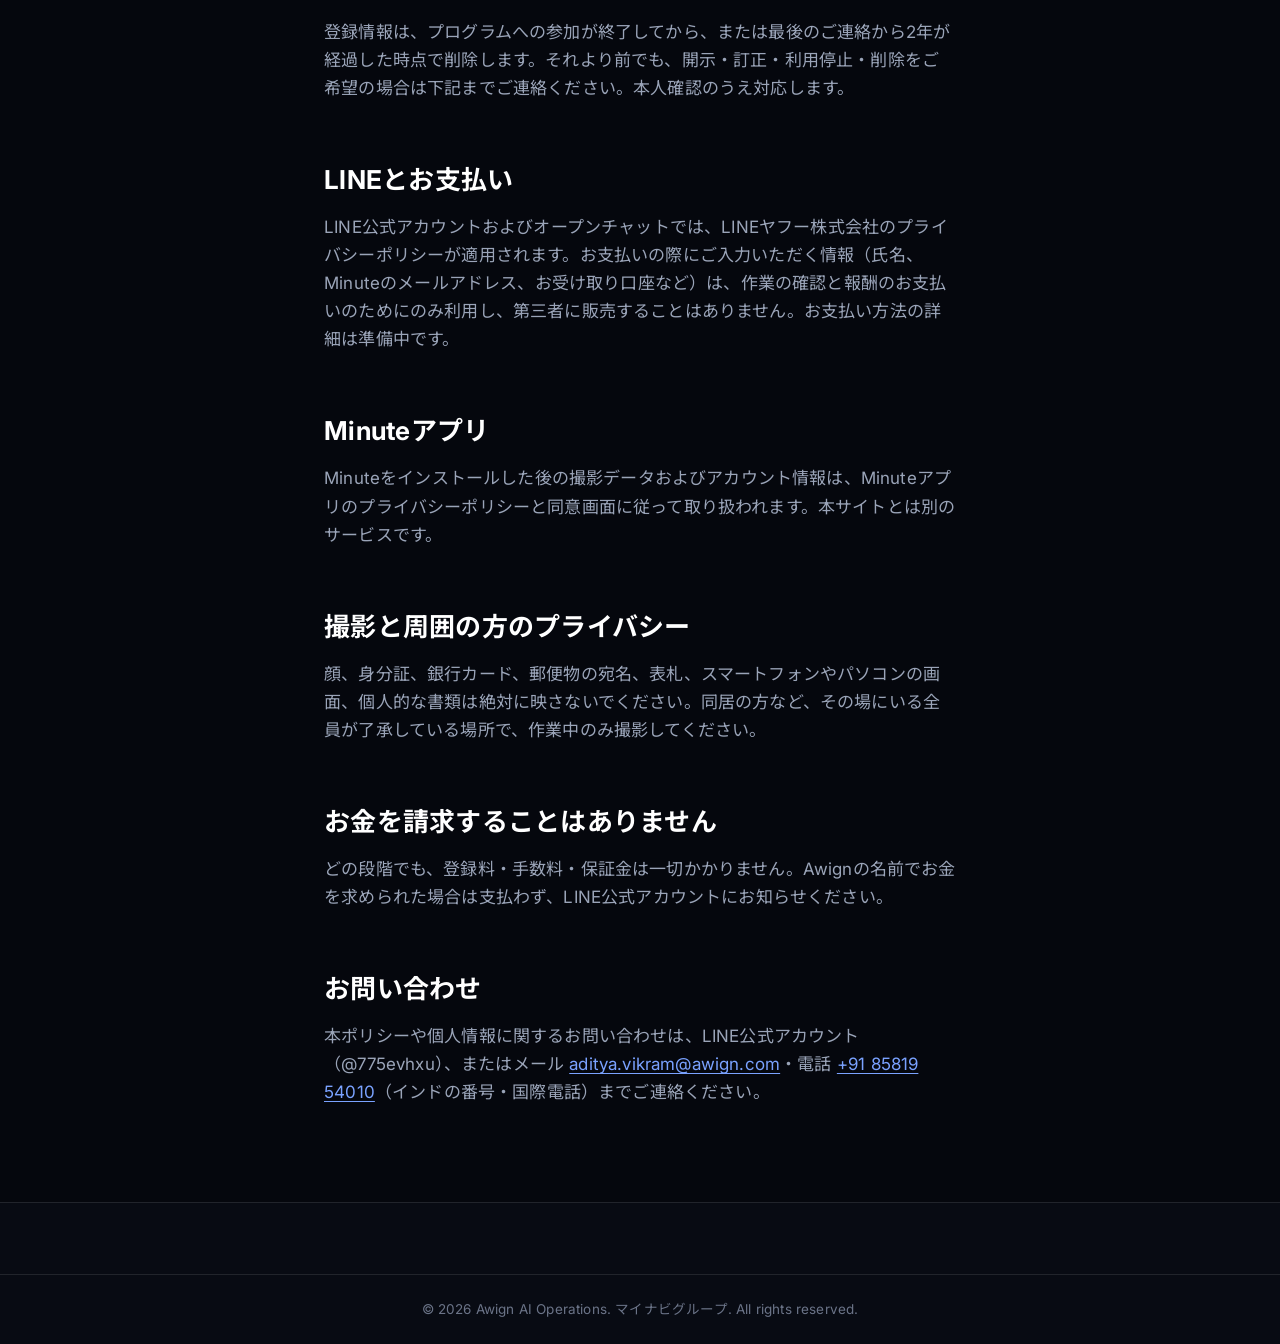
<file: privacy.html>
<!doctype html>
<html lang="ja" data-theme="dark">
<head>
<meta charset="utf-8" />
<meta name="viewport" content="width=device-width, initial-scale=1" />
<title>プライバシーポリシー — Awign Japan</title>
<link rel="icon" href="assets/logo.png" />
<link rel="preconnect" href="https://fonts.googleapis.com" />
<link rel="preconnect" href="https://fonts.gstatic.com" crossorigin />
<link href="https://fonts.googleapis.com/css2?family=Inter:wght@400;500;600;700&family=Noto+Sans+JP:wght@400;500;700;900&display=swap" rel="stylesheet" />
<link rel="stylesheet" href="styles.css" />
<link rel="stylesheet" href="legal.css" />
<script>
  (function () {
    var t = localStorage.getItem("awign_theme");
    document.documentElement.setAttribute("data-theme", t === "light" ? "light" : "dark");
  })();
</script>
</head>
<body>

<nav class="nav">
  <div class="shell nav__in">
    <a class="brand" href="index.html"><img src="assets/logo.png" alt="Awign" /></a>
    <div class="nav__tools">
      <div class="seg" role="group" aria-label="Language">
        <button type="button" id="l-ja" class="on" onclick="setLang('ja')" lang="ja"><span class="l-full">日本語</span><span class="l-short">JA</span></button>
        <button type="button" id="l-en" onclick="setLang('en')" lang="en"><span class="l-full">English</span><span class="l-short">EN</span></button>
      </div>
      <button type="button" class="iconbtn" onclick="toggleTheme()" aria-label="Switch theme">
        <svg class="i-sun" viewBox="0 0 24 24" fill="none" stroke="currentColor" stroke-width="1.8" stroke-linecap="round"><circle cx="12" cy="12" r="4"/><path d="M12 2v2M12 20v2M4.9 4.9l1.4 1.4M17.7 17.7l1.4 1.4M2 12h2M20 12h2M4.9 19.1l1.4-1.4M17.7 6.3l1.4-1.4"/></svg>
        <svg class="i-moon" viewBox="0 0 24 24" fill="none" stroke="currentColor" stroke-width="1.8" stroke-linecap="round" stroke-linejoin="round"><path d="M21 12.8A9 9 0 1111.2 3a7 7 0 009.8 9.8z"/></svg>
      </button>
    </div>
  </div>
</nav>

<main class="shell legal">

  <div data-lang="ja" class="on">
    <span class="eyebrow">Legal</span>
    <h1>プライバシーポリシー</h1>
    <p class="meta">このページは本研修サイトのみを対象としています。Minuteアプリおよび awign.com は対象外です。※正式版は法務確認後に公開予定です。</p>

    <h2>このサイトの目的</h2>
    <p>日本にお住まいの方に、Awign（マイナビグループ）のAI・ロボティクス向けデータ収集プログラムで報酬対象となる一人称視点動画の撮影方法をご案内し、Minuteアプリで撮影を始めるための組織コードをお知らせします。</p>

    <h2>このサイトで取得する情報</h2>
    <ul>
      <li><strong>参加登録フォーム（join.html）でご入力いただく情報：</strong>お名前、フリガナ（任意）、メールアドレス、携帯電話番号、お住まいの都道府県、お使いのスマートフォンの種類、ヘッドマウントの有無、各同意の有無と日時。あわせて、どの広告・ページから来られたか（utmパラメータ、Meta広告のクリックID、参照元ページ）、ブラウザの種類を記録します。</li>
      <li><strong>匿名の利用状況。</strong>登録フォーム以外のページでは、「研修動画を再生した」「確認クイズを完了した」などの簡単な操作記録を取得する場合があります。氏名・電話番号・メールアドレスは含まれず、個人を特定するものではありません。</li>
    </ul>

    <h2>利用目的</h2>
    <ul>
      <li>参加資格（端末・ヘッドマウント）の確認と、LINEでのお仕事のご案内</li>
      <li>LINEで送っていただいたお名前・メールアドレスとの照合（本人確認）</li>
      <li>お問い合わせへの対応、不正な登録の防止</li>
      <li>どの広告から何人が登録したかの集計（個人を特定しない形で利用します）</li>
    </ul>
    <p>上記以外の目的には利用せず、第三者に販売することはありません。</p>

    <h2>保管場所と国外での取り扱い</h2>
    <p>ご入力いただいた情報は、Google LLC（米国）が提供するGoogleスプレッドシートに保存され、インドにあるAwign（Awign Enterprises Private Limited、マイナビグループ）の運営チームが確認・管理します。インドおよび米国の個人情報保護制度は日本と異なります。当社はアクセスできる担当者を限定し、適切な安全管理措置を講じます。フォームの同意欄にチェックいただくことで、この国外での取り扱いに同意したものとします。</p>

    <h2>保存期間と削除</h2>
    <p>登録情報は、プログラムへの参加が終了してから、または最後のご連絡から2年が経過した時点で削除します。それより前でも、開示・訂正・利用停止・削除をご希望の場合は下記までご連絡ください。本人確認のうえ対応します。</p>

    <h2>LINEとお支払い</h2>
    <p>LINE公式アカウントおよびオープンチャットでは、LINEヤフー株式会社のプライバシーポリシーが適用されます。お支払いの際にご入力いただく情報（氏名、Minuteのメールアドレス、お受け取り口座など）は、作業の確認と報酬のお支払いのためにのみ利用し、第三者に販売することはありません。お支払い方法の詳細は準備中です。</p>

    <h2>Minuteアプリ</h2>
    <p>Minuteをインストールした後の撮影データおよびアカウント情報は、Minuteアプリのプライバシーポリシーと同意画面に従って取り扱われます。本サイトとは別のサービスです。</p>

    <h2>撮影と周囲の方のプライバシー</h2>
    <p>顔、身分証、銀行カード、郵便物の宛名、表札、スマートフォンやパソコンの画面、個人的な書類は絶対に映さないでください。同居の方など、その場にいる全員が了承している場所で、作業中のみ撮影してください。</p>

    <h2>お金を請求することはありません</h2>
    <p>どの段階でも、登録料・手数料・保証金は一切かかりません。Awignの名前でお金を求められた場合は支払わず、LINE公式アカウントにお知らせください。</p>

    <h2>お問い合わせ</h2>
    <p>本ポリシーや個人情報に関するお問い合わせは、LINE公式アカウント（@775evhxu）、またはメール <a href="mailto:aditya.vikram@awign.com">aditya.vikram@awign.com</a>・電話 <a href="tel:+918581954010">+91 85819 54010</a>（インドの番号・国際電話）までご連絡ください。</p>
  </div>

  <div data-lang="en">
    <span class="eyebrow">Legal</span>
    <h1>Privacy</h1>
    <p class="meta">This page covers this training site only — not the Minute app, and not awign.com. A final version will be published after legal review.</p>

    <h2>What this site does</h2>
    <p>It teaches people in Japan how to record paid first-person video for the AI and robotics data programme of Awign (Mynavi Group), and gives them the organization code to start recording in the Minute app.</p>

    <h2>What we collect here</h2>
    <ul>
      <li><strong>What you enter in the sign-up form (join.html):</strong> name, name in kana (optional), email, mobile number, prefecture, which smartphone you have, whether you have a head mount, and which agreements you ticked and when. We also record which ad or page brought you (utm parameters, the Meta ad click ID, the referring page) and your browser type.</li>
      <li><strong>Anonymous usage events.</strong> On pages other than the form, we may log simple events such as "training viewed" or "quiz completed". They carry no name, phone or email and aren't linked to you.</li>
    </ul>

    <h2>Why we use it</h2>
    <ul>
      <li>To check you're eligible (phone and head mount) and send you work updates on LINE</li>
      <li>To match you when you message us on LINE with your name and email</li>
      <li>To answer your questions and stop fake sign-ups</li>
      <li>To count how many people each ad brought in (as totals, not about you personally)</li>
    </ul>
    <p>We don't use it for anything else and never sell it.</p>

    <h2>Where it's kept, and handling outside Japan</h2>
    <p>Your details are stored in Google Sheets, provided by Google LLC (USA), and are reviewed and managed by the Awign operations team in India (Awign Enterprises Private Limited, Mynavi Group). Data protection rules in India and the USA differ from Japan's. Only the people who need it can access it, and we protect it with appropriate safeguards. Ticking the consent box on the form means you agree to this handling outside Japan.</p>

    <h2>How long we keep it, and deleting it</h2>
    <p>We delete your sign-up details two years after you leave the programme or last contact us. Before then, you can ask to see, correct, stop using or delete your data by contacting us below; we'll confirm it's you first.</p>

    <h2>LINE and payments</h2>
    <p>LINE's own privacy policy applies on our LINE account and OpenChat. Details you give us for payment (name, Minute email, payout account) are used only to verify your work and pay you, and are never sold. Payout details for Japan are coming soon.</p>

    <h2>The Minute app</h2>
    <p>Once you install Minute, that app's privacy policy and consent screens govern your recordings and account data. This site is separate from it.</p>

    <h2>Recordings and other people</h2>
    <p>Never record faces, ID documents, bank cards, addressed mail, nameplates, screens or personal papers. Only record where everyone present knows and agrees, and only during the task.</p>

    <h2>We never ask for money</h2>
    <p>No fee, charge or deposit at any stage. If someone asks you to pay in Awign's name, don't — tell us on LINE.</p>

    <h2>Contact</h2>
    <p>Questions about this policy or your data: message our LINE Official Account (@775evhxu), email <a href="mailto:aditya.vikram@awign.com">aditya.vikram@awign.com</a>, or call <a href="tel:+918581954010">+91 85819 54010</a> (India number, international call).</p>
  </div>
</main>

<footer class="foot">
  <div class="foot__bar">
    <span data-legal-rights>© 2026 Awign AI Operations. マイナビグループ. All rights reserved.</span>
  </div>
</footer>

<script src="legal.js"></script>
</body>
</html>
</file>
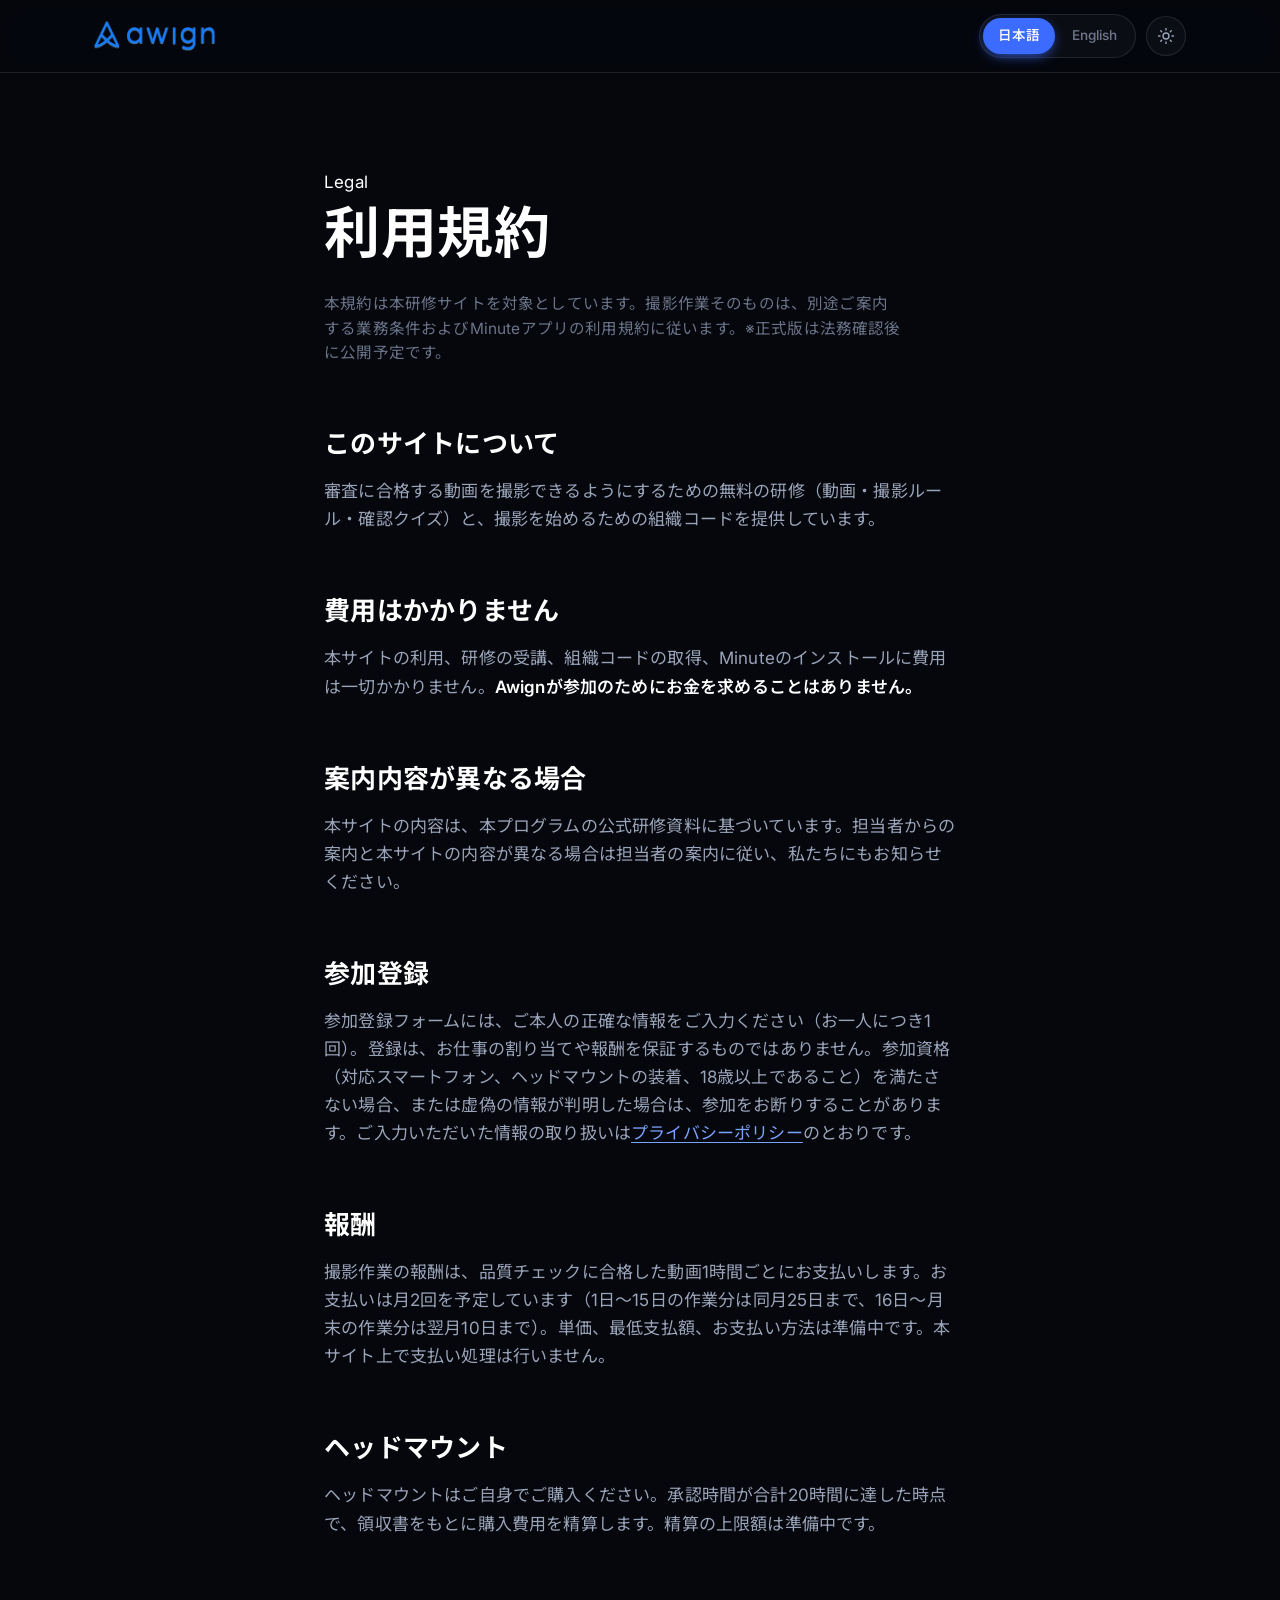
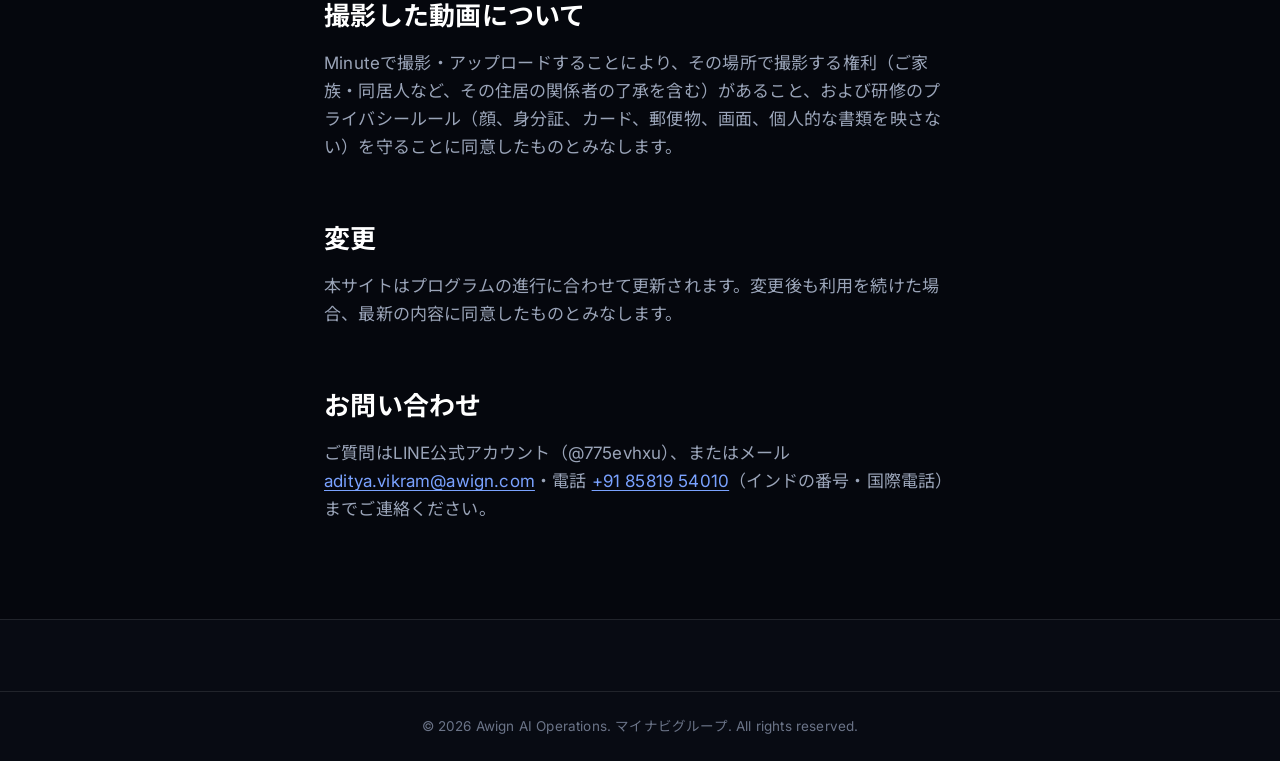
<file: terms.html>
<!doctype html>
<html lang="ja" data-theme="dark">
<head>
<meta charset="utf-8" />
<meta name="viewport" content="width=device-width, initial-scale=1" />
<title>利用規約 — Awign Japan</title>
<link rel="icon" href="assets/logo.png" />
<link rel="preconnect" href="https://fonts.googleapis.com" />
<link rel="preconnect" href="https://fonts.gstatic.com" crossorigin />
<link href="https://fonts.googleapis.com/css2?family=Inter:wght@400;500;600;700&family=Noto+Sans+JP:wght@400;500;700;900&display=swap" rel="stylesheet" />
<link rel="stylesheet" href="styles.css" />
<link rel="stylesheet" href="legal.css" />
<script>
  (function () {
    var t = localStorage.getItem("awign_theme");
    document.documentElement.setAttribute("data-theme", t === "light" ? "light" : "dark");
  })();
</script>
</head>
<body>

<nav class="nav">
  <div class="shell nav__in">
    <a class="brand" href="index.html"><img src="assets/logo.png" alt="Awign" /></a>
    <div class="nav__tools">
      <div class="seg" role="group" aria-label="Language">
        <button type="button" id="l-ja" class="on" onclick="setLang('ja')" lang="ja"><span class="l-full">日本語</span><span class="l-short">JA</span></button>
        <button type="button" id="l-en" onclick="setLang('en')" lang="en"><span class="l-full">English</span><span class="l-short">EN</span></button>
      </div>
      <button type="button" class="iconbtn" onclick="toggleTheme()" aria-label="Switch theme">
        <svg class="i-sun" viewBox="0 0 24 24" fill="none" stroke="currentColor" stroke-width="1.8" stroke-linecap="round"><circle cx="12" cy="12" r="4"/><path d="M12 2v2M12 20v2M4.9 4.9l1.4 1.4M17.7 17.7l1.4 1.4M2 12h2M20 12h2M4.9 19.1l1.4-1.4M17.7 6.3l1.4-1.4"/></svg>
        <svg class="i-moon" viewBox="0 0 24 24" fill="none" stroke="currentColor" stroke-width="1.8" stroke-linecap="round" stroke-linejoin="round"><path d="M21 12.8A9 9 0 1111.2 3a7 7 0 009.8 9.8z"/></svg>
      </button>
    </div>
  </div>
</nav>

<main class="shell legal">

  <div data-lang="ja" class="on">
    <span class="eyebrow">Legal</span>
    <h1>利用規約</h1>
    <p class="meta">本規約は本研修サイトを対象としています。撮影作業そのものは、別途ご案内する業務条件およびMinuteアプリの利用規約に従います。※正式版は法務確認後に公開予定です。</p>

    <h2>このサイトについて</h2>
    <p>審査に合格する動画を撮影できるようにするための無料の研修（動画・撮影ルール・確認クイズ）と、撮影を始めるための組織コードを提供しています。</p>

    <h2>費用はかかりません</h2>
    <p>本サイトの利用、研修の受講、組織コードの取得、Minuteのインストールに費用は一切かかりません。<strong>Awignが参加のためにお金を求めることはありません。</strong></p>

    <h2>案内内容が異なる場合</h2>
    <p>本サイトの内容は、本プログラムの公式研修資料に基づいています。担当者からの案内と本サイトの内容が異なる場合は担当者の案内に従い、私たちにもお知らせください。</p>

    <h2>参加登録</h2>
    <p>参加登録フォームには、ご本人の正確な情報をご入力ください（お一人につき1回）。登録は、お仕事の割り当てや報酬を保証するものではありません。参加資格（対応スマートフォン、ヘッドマウントの装着、18歳以上であること）を満たさない場合、または虚偽の情報が判明した場合は、参加をお断りすることがあります。ご入力いただいた情報の取り扱いは<a href="privacy.html">プライバシーポリシー</a>のとおりです。</p>

    <h2>報酬</h2>
    <p>撮影作業の報酬は、品質チェックに合格した動画1時間ごとにお支払いします。お支払いは月2回を予定しています（1日〜15日の作業分は同月25日まで、16日〜月末の作業分は翌月10日まで）。単価、最低支払額、お支払い方法は準備中です。本サイト上で支払い処理は行いません。</p>

    <h2>ヘッドマウント</h2>
    <p>ヘッドマウントはご自身でご購入ください。承認時間が合計20時間に達した時点で、領収書をもとに購入費用を精算します。精算の上限額は準備中です。</p>

    <h2>撮影した動画について</h2>
    <p>Minuteで撮影・アップロードすることにより、その場所で撮影する権利（ご家族・同居人など、その住居の関係者の了承を含む）があること、および研修のプライバシールール（顔、身分証、カード、郵便物、画面、個人的な書類を映さない）を守ることに同意したものとみなします。</p>

    <h2>変更</h2>
    <p>本サイトはプログラムの進行に合わせて更新されます。変更後も利用を続けた場合、最新の内容に同意したものとみなします。</p>

    <h2>お問い合わせ</h2>
    <p>ご質問はLINE公式アカウント（@775evhxu）、またはメール <a href="mailto:aditya.vikram@awign.com">aditya.vikram@awign.com</a>・電話 <a href="tel:+918581954010">+91 85819 54010</a>（インドの番号・国際電話）までご連絡ください。</p>
  </div>

  <div data-lang="en">
    <span class="eyebrow">Legal</span>
    <h1>Terms</h1>
    <p class="meta">These cover this training site. Your recording work is governed separately by the work terms we share with you and by the Minute app's own terms. A final version will be published after legal review.</p>

    <h2>What this site is for</h2>
    <p>Free training — the videos, the standards and a short self-check — so you can record footage that passes review, plus the organization code to start recording.</p>

    <h2>It costs nothing</h2>
    <p>There is no charge to use this site, take the training, receive your code or install Minute. <strong>Awign will never ask you to pay to take part.</strong></p>

    <h2>If the guidance conflicts</h2>
    <p>Everything here comes from the official training material for this programme. If anything here contradicts what our team tells you, follow them — and tell us, so we can fix the page.</p>

    <h2>Signing up</h2>
    <p>Enter your own, accurate details in the sign-up form (once per person). Signing up doesn't guarantee work or pay. We may decline anyone who doesn't meet the requirements (a supported smartphone, wearing a head mount, being 18 or older) or who gave false details. How we handle what you enter is set out in the <a href="privacy.html">Privacy Policy</a>.</p>

    <h2>Pay</h2>
    <p>Recording work is paid per hour of footage that passes quality review, planned in two cycles a month: work from the 1st to the 15th by the 25th, and work from the 16th to month-end by the 10th of the next month. The rate, minimum payout and payout method are coming soon. No payment is processed on this site.</p>

    <h2>Headmount</h2>
    <p>You buy your own headmount. Once you reach 20 approved hours in total, we reimburse it against your receipt. The cap is coming soon.</p>

    <h2>Your recordings</h2>
    <p>By recording and uploading through Minute you confirm you have the right to record where you are — including the agreement of the people you live with — and that you follow the privacy rules in the training: no faces, IDs, cards, mail, screens or personal papers in frame.</p>

    <h2>Changes</h2>
    <p>We update this site as the programme develops. Continuing to use it after a change means you accept the current version.</p>

    <h2>Contact</h2>
    <p>Questions: message our LINE Official Account (@775evhxu), email <a href="mailto:aditya.vikram@awign.com">aditya.vikram@awign.com</a>, or call <a href="tel:+918581954010">+91 85819 54010</a> (India number, international call).</p>
  </div>
</main>

<footer class="foot">
  <div class="foot__bar">
    <span data-legal-rights>© 2026 Awign AI Operations. マイナビグループ. All rights reserved.</span>
  </div>
</footer>

<script src="legal.js"></script>
</body>
</html>
</file>
<file: styles.css>
/* ============================================================
   Awign — LatAm onboarding
   Dark-first design system with a light theme toggle.
   ============================================================ */

:root,
[data-theme="dark"] {
  --bg: #05070d;
  --bg-2: #080b13;
  --surface: rgba(255, 255, 255, 0.03);
  --surface-2: rgba(255, 255, 255, 0.055);

  --line: rgba(255, 255, 255, 0.1);
  --line-2: rgba(255, 255, 255, 0.18);

  --tx: #ffffff;
  --tx-2: #9aa4b8;
  --tx-3: #6b7488;

  --brand: #3b6cff;
  --brand-2: #7aa2ff;
  --brand-soft: rgba(59, 108, 255, 0.16);

  --good: #34d399;
  --good-soft: rgba(52, 211, 153, 0.1);
  --bad: #f87171;
  --bad-soft: rgba(248, 113, 113, 0.09);

  --edge: rgba(122, 162, 255, 0.55);
  --edge-2: rgba(122, 162, 255, 0);
  --halo: rgba(59, 108, 255, 0.3);
  --spot: rgba(122, 162, 255, 0.14);

  color-scheme: dark;
}

[data-theme="light"] {
  --bg: #ffffff;
  --bg-2: #f5f7fc;
  --surface: rgba(10, 20, 50, 0.022);
  --surface-2: rgba(10, 20, 50, 0.045);

  --line: rgba(10, 20, 50, 0.1);
  --line-2: rgba(10, 20, 50, 0.19);

  --tx: #070a12;
  --tx-2: #4d5665;
  --tx-3: #79808f;

  --brand: #1b45d7;
  --brand-2: #1b45d7;
  --brand-soft: rgba(27, 69, 215, 0.09);

  --good: #0f7a4f;
  --good-soft: rgba(15, 122, 79, 0.07);
  --bad: #c0362c;
  --bad-soft: rgba(192, 54, 44, 0.06);

  --edge: rgba(27, 69, 215, 0.32);
  --edge-2: rgba(27, 69, 215, 0);
  --halo: rgba(27, 69, 215, 0.14);
  --spot: rgba(27, 69, 215, 0.07);

  color-scheme: light;
}

* {
  box-sizing: border-box;
}

html {
  scroll-behavior: smooth;
  -webkit-text-size-adjust: 100%;
}

body {
  margin: 0;
  background: var(--bg);
  color: var(--tx);
  font-family: "Inter", "Noto Sans JP", "Hiragino Kaku Gothic ProN", "Hiragino Sans",
    Meiryo, -apple-system, BlinkMacSystemFont, "Segoe UI", Roboto, Helvetica, Arial, sans-serif;
  font-size: 17px;
  line-height: 1.6;
  letter-spacing: -0.011em;
  -webkit-font-smoothing: antialiased;
  -moz-osx-font-smoothing: grayscale;
  overflow-x: hidden;
}

/* Theme flips instantly. Transitioning a background-color that resolves
   from a custom property leaves it stuck on the old value, so all
   transitions are suppressed for the frame the theme changes on. */
.theming,
.theming *,
.theming *::before,
.theming *::after {
  transition: none !important;
}

img {
  max-width: 100%;
  display: block;
}
a {
  color: inherit;
}
::selection {
  background: var(--brand);
  color: #fff;
}

.shell {
  width: 100%;
  max-width: 1180px;
  margin-inline: auto;
  padding-inline: clamp(20px, 5vw, 44px);
}

/* ---------- type ---------- */

h1,
h2,
h3,
h4 {
  margin: 0;
  font-weight: 680;
  line-height: 1.08;
  letter-spacing: -0.035em;
  text-wrap: balance;
}

h1 {
  font-size: clamp(40px, 5.6vw, 68px);
  letter-spacing: -0.042em;
}
h2 {
  font-size: clamp(28px, 3.4vw, 40px);
}
h3 {
  font-size: clamp(18px, 1.9vw, 21px);
  letter-spacing: -0.024em;
  line-height: 1.3;
}

p {
  margin: 0;
}

.lede {
  font-size: clamp(16.5px, 1.4vw, 18.5px);
  line-height: 1.58;
  color: var(--tx-2);
  max-width: 60ch;
}

.head {
  max-width: 700px;
  margin-bottom: clamp(28px, 3.4vw, 44px);
}
.head p {
  margin-top: 14px;
  color: var(--tx-2);
  font-size: 17px;
}
.head--center {
  margin-inline: auto;
  text-align: center;
}

/* ---------- surfaces ---------- */

.card {
  position: relative;
  background: var(--surface);
  border: 1px solid var(--line);
  border-radius: 20px;
  overflow: hidden;
}

/* gradient hairline */
.card--edge::before {
  content: "";
  position: absolute;
  inset: 0;
  border-radius: inherit;
  padding: 1px;
  background: linear-gradient(140deg, var(--edge), var(--edge-2) 55%);
  -webkit-mask: linear-gradient(#000 0 0) content-box, linear-gradient(#000 0 0);
  -webkit-mask-composite: xor;
  mask: linear-gradient(#000 0 0) content-box, linear-gradient(#000 0 0);
  mask-composite: exclude;
  pointer-events: none;
  z-index: 2;
}

/* cursor-following glow */
.card--spot::after {
  content: "";
  position: absolute;
  inset: 0;
  border-radius: inherit;
  background: radial-gradient(
    340px circle at var(--mx, 50%) var(--my, 0%),
    var(--spot),
    transparent 65%
  );
  opacity: 0;
  transition: opacity 0.35s ease;
  pointer-events: none;
  z-index: 1;
}
.card--spot:hover::after {
  opacity: 1;
}

.card--lift {
  transition: transform 0.32s cubic-bezier(0.22, 1, 0.36, 1),
    box-shadow 0.32s ease, border-color 0.32s ease;
}
.card--lift:hover {
  transform: translateY(-4px);
  border-color: var(--line-2);
  box-shadow: 0 22px 60px -22px var(--halo);
}

/* ---------- scroll reveal ----------
   Content is visible by default and only hidden once JS has confirmed it
   can animate it back in (html.anim). Without that, a page opened in a
   background tab — where IntersectionObserver never fires — would render
   completely blank. */

.anim .rv {
  opacity: 0;
  transform: translateY(22px);
  transition: opacity 0.7s cubic-bezier(0.22, 1, 0.36, 1),
    transform 0.7s cubic-bezier(0.22, 1, 0.36, 1);
  will-change: opacity, transform;
}
.anim .rv.in {
  opacity: 1;
  transform: none;
}

/* ---------- buttons ---------- */

.btn {
  display: inline-flex;
  align-items: center;
  justify-content: center;
  gap: 10px;
  border: 1px solid transparent;
  border-radius: 999px;
  font: inherit;
  font-size: 16px;
  font-weight: 570;
  letter-spacing: -0.012em;
  padding: 15px 30px;
  cursor: pointer;
  text-decoration: none;
  white-space: nowrap;
  position: relative;
  overflow: hidden;
  transition: transform 0.22s cubic-bezier(0.22, 1, 0.36, 1),
    box-shadow 0.28s ease, background-color 0.2s ease, border-color 0.2s ease;
}

/* sheen sweep */
.btn::after {
  content: "";
  position: absolute;
  top: 0;
  left: -140%;
  width: 60%;
  height: 100%;
  background: linear-gradient(
    100deg,
    transparent,
    rgba(255, 255, 255, 0.28),
    transparent
  );
  transform: skewX(-18deg);
  transition: left 0.6s cubic-bezier(0.22, 1, 0.36, 1);
  pointer-events: none;
}
.btn:hover::after {
  left: 140%;
}

.btn--primary {
  background: var(--brand);
  color: #fff;
  box-shadow: 0 12px 36px -12px var(--brand);
}
.btn--primary:hover {
  box-shadow: 0 18px 48px -12px var(--brand);
  transform: translateY(-2px);
}

.btn--wa {
  background: #22c55e;
  color: #fff;
  box-shadow: 0 12px 36px -12px rgba(34, 197, 94, 0.8);
}
.btn--wa:hover {
  box-shadow: 0 18px 50px -12px rgba(34, 197, 94, 0.9);
  transform: translateY(-2px);
}

.btn--ghost {
  background: var(--surface-2);
  color: var(--tx);
  border-color: var(--line-2);
}
.btn--ghost:hover {
  border-color: var(--tx-3);
  transform: translateY(-2px);
}

.btn--wide {
  width: 100%;
}
.btn--lg {
  padding: 18px 36px;
  font-size: 17px;
}

/* ---------- nav ---------- */

.nav {
  position: sticky;
  top: 0;
  z-index: 80;
  background: color-mix(in srgb, var(--bg) 82%, transparent);
  backdrop-filter: saturate(180%) blur(14px);
  border-bottom: 1px solid var(--line);
}

.nav__in {
  display: flex;
  align-items: center;
  justify-content: space-between;
  gap: 16px;
  height: 72px;
}

.brand img {
  height: 30px;
  width: auto;
  transition: transform 0.3s cubic-bezier(0.22, 1, 0.36, 1);
}
.brand:hover img {
  transform: scale(1.04);
}
[data-theme="dark"] .brand img {
  filter: brightness(1.6) saturate(1.25);
}

.nav__tools {
  display: flex;
  align-items: center;
  gap: 10px;
}

.seg {
  display: flex;
  align-items: center;
  gap: 2px;
  padding: 3px;
  border: 1px solid var(--line);
  border-radius: 999px;
  background: var(--surface);
}
.seg button {
  font: inherit;
  font-size: 13.5px;
  font-weight: 540;
  padding: 7px 15px;
  border: 0;
  border-radius: 999px;
  background: transparent;
  color: var(--tx-3);
  cursor: pointer;
  transition: all 0.2s ease;
  white-space: nowrap;
}
.seg button:hover {
  color: var(--tx);
}
.seg .l-short {
  display: none;
}
.seg button.on {
  background: var(--brand);
  color: #fff;
  box-shadow: 0 4px 14px -4px var(--brand);
}

.iconbtn {
  width: 40px;
  height: 40px;
  display: grid;
  place-items: center;
  border-radius: 999px;
  border: 1px solid var(--line);
  background: var(--surface);
  color: var(--tx-2);
  cursor: pointer;
  transition: all 0.22s ease;
  flex: none;
}
.iconbtn:hover {
  color: var(--tx);
  border-color: var(--line-2);
  transform: rotate(-18deg);
}
.iconbtn svg {
  width: 18px;
  height: 18px;
}
.iconbtn .i-sun {
  display: none;
}
[data-theme="dark"] .iconbtn .i-sun {
  display: block;
}
[data-theme="dark"] .iconbtn .i-moon {
  display: none;
}

/* ---------- hero ---------- */

.hero {
  position: relative;
  padding-top: clamp(44px, 5.5vw, 76px);
  padding-bottom: clamp(44px, 5.5vw, 72px);
  overflow: hidden;
}

.hero__aura {
  position: absolute;
  top: -260px;
  left: 50%;
  width: min(1150px, 135vw);
  height: 760px;
  transform: translateX(-50%);
  background: radial-gradient(ellipse at center, var(--halo) 0%, transparent 68%);
  pointer-events: none;
  z-index: 0;
  animation: breathe 9s ease-in-out infinite;
}

@keyframes breathe {
  0%,
  100% {
    opacity: 0.75;
    transform: translateX(-50%) scale(1);
  }
  50% {
    opacity: 1;
    transform: translateX(-50%) scale(1.08);
  }
}

.hero__in {
  position: relative;
  z-index: 1;
  display: grid;
  gap: clamp(34px, 4vw, 56px);
  align-items: center;
}

.hero h1 {
  max-width: 13ch;
}
.hero .lede {
  margin-top: 22px;
  max-width: 46ch;
}

/* ---------- video ---------- */

.vid {
  position: relative;
  border-radius: 20px;
  overflow: hidden;
  background: #000;
  aspect-ratio: 16 / 9;
  border: 1px solid var(--line-2);
  box-shadow: 0 34px 90px -34px var(--halo);
}
.vid video,
.vid iframe {
  position: absolute;
  inset: 0;
  width: 100%;
  height: 100%;
  border: 0;
  object-fit: cover;
  background: #000;
  display: block;
}

.vid__mute {
  position: absolute;
  right: 14px;
  bottom: 14px;
  z-index: 3;
  width: 44px;
  height: 44px;
  display: grid;
  place-items: center;
  border-radius: 999px;
  border: 1px solid rgba(255, 255, 255, 0.24);
  background: rgba(0, 0, 0, 0.55);
  backdrop-filter: blur(8px);
  color: #fff;
  cursor: pointer;
  transition: all 0.22s ease;
}
.vid__mute:hover {
  background: rgba(0, 0, 0, 0.82);
  transform: scale(1.08);
}
.vid__mute svg {
  width: 18px;
  height: 18px;
}
.vid__mute .i-on {
  display: none;
}
.vid__mute.unmuted .i-on {
  display: block;
}
.vid__mute.unmuted .i-off {
  display: none;
}

.vid__cap {
  margin-top: 15px;
  font-size: 14.5px;
  color: var(--tx-2);
  display: flex;
  align-items: center;
  gap: 8px;
}

/* ---------- stats ---------- */

.stats {
  display: grid;
  gap: 16px;
  margin-top: clamp(38px, 4.5vw, 60px);
  position: relative;
  z-index: 1;
}

.stat {
  padding: clamp(22px, 2.6vw, 30px);
  border-radius: 18px;
}
.stat__v {
  font-size: clamp(28px, 3.2vw, 38px);
  font-weight: 700;
  letter-spacing: -0.04em;
  line-height: 1;
  background: linear-gradient(100deg, var(--brand-2), var(--brand));
  -webkit-background-clip: text;
  background-clip: text;
  color: transparent;
}
.stat__l {
  margin-top: 11px;
  font-size: 14.5px;
  color: var(--tx-2);
  line-height: 1.5;
  position: relative;
  z-index: 2;
}

/* ---------- sections ---------- */

.sec {
  padding-block: clamp(54px, 6.2vw, 88px);
  position: relative;
}
.sec--tint {
  background: var(--bg-2);
  border-block: 1px solid var(--line);
}

/* ---------- work ---------- */

.work {
  display: grid;
  gap: clamp(28px, 3.4vw, 48px);
  align-items: center;
}
.work__grid {
  display: grid;
  grid-template-columns: repeat(2, 1fr);
  gap: 14px;
}
figure {
  margin: 0;
}
.shot {
  border-radius: 14px;
  overflow: hidden;
  aspect-ratio: 16 / 10;
  border: 1px solid var(--line);
}
.shot img {
  width: 100%;
  height: 100%;
  object-fit: cover;
  transition: transform 0.6s cubic-bezier(0.22, 1, 0.36, 1);
}
figure:hover .shot img {
  transform: scale(1.07);
}
figcaption {
  margin-top: 9px;
  font-size: 13.5px;
  color: var(--tx-3);
}

/* ---------- setup ---------- */

.setup {
  display: grid;
  gap: clamp(26px, 3.2vw, 44px);
  align-items: center;
}
.setup__img {
  border-radius: 18px;
  overflow: hidden;
  border: 1px solid var(--line);
}
.setup__row {
  display: flex;
  gap: 14px;
  align-items: flex-start;
  padding: 15px 0;
  border-bottom: 1px solid var(--line);
}
.setup__row:last-child {
  border-bottom: 0;
}
.setup__row svg {
  flex: none;
  margin-top: 3px;
  color: var(--brand-2);
}
.setup__row b {
  font-weight: 600;
}
.setup__row span {
  color: var(--tx-2);
  font-size: 15.5px;
}

/* ---------- examples ---------- */

.exgroup + .exgroup {
  margin-top: clamp(40px, 4.6vw, 64px);
}

.exhead {
  display: flex;
  align-items: baseline;
  flex-wrap: wrap;
  gap: 10px 14px;
  margin-bottom: 20px;
}
.exhead h3 {
  font-size: clamp(20px, 2.2vw, 25px);
}
.exhead p {
  color: var(--tx-3);
  font-size: 15px;
}

.tag {
  display: inline-flex;
  align-items: center;
  gap: 7px;
  font-size: 12.5px;
  font-weight: 620;
  letter-spacing: 0.04em;
  text-transform: uppercase;
  padding: 6px 13px;
  border-radius: 999px;
  flex: none;
}
.tag--good {
  background: var(--good-soft);
  color: var(--good);
  border: 1px solid color-mix(in srgb, var(--good) 32%, transparent);
}
.tag--bad {
  background: var(--bad-soft);
  color: var(--bad);
  border: 1px solid color-mix(in srgb, var(--bad) 32%, transparent);
}

.clips {
  display: grid;
  gap: 16px;
  grid-template-columns: repeat(3, 1fr);
}
.clip .vid {
  border-radius: 14px;
  box-shadow: none;
  transition: transform 0.32s cubic-bezier(0.22, 1, 0.36, 1),
    box-shadow 0.32s ease, border-color 0.32s ease;
}
.clip:hover .vid {
  transform: translateY(-4px);
  box-shadow: 0 22px 55px -24px var(--halo);
  border-color: var(--line-2);
}
.clip__t {
  margin-top: 12px;
  font-size: 15.5px;
  font-weight: 570;
}
.clip--good .clip__t::before,
.clip--bad .clip__t::before {
  content: "";
  display: inline-block;
  width: 7px;
  height: 7px;
  border-radius: 999px;
  margin-right: 9px;
  vertical-align: middle;
}
.clip--good .clip__t::before {
  background: var(--good);
}
.clip--bad .clip__t::before {
  background: var(--bad);
}

/* ---------- do / don't ---------- */

.dd {
  display: grid;
  gap: 18px;
}
.dd__col {
  padding: clamp(24px, 2.8vw, 34px);
  border-radius: 20px;
}
.dd__col ul {
  margin: 18px 0 0;
  padding: 0;
  list-style: none;
}
.dd__col li {
  display: flex;
  gap: 12px;
  align-items: flex-start;
  padding: 12px 0;
  border-bottom: 1px solid var(--line);
  font-size: 15.5px;
  line-height: 1.45;
  position: relative;
  z-index: 2;
}
.dd__col li:last-child {
  border-bottom: 0;
}
.dd__col li svg {
  flex: none;
  margin-top: 3px;
}
.dd--good li svg {
  color: var(--good);
}
.dd--bad li svg {
  color: var(--bad);
}
.dd__note {
  margin-top: 18px;
  font-size: 14.5px;
  color: var(--tx-3);
  line-height: 1.5;
}

/* ---------- app ---------- */

.app {
  display: grid;
  gap: clamp(28px, 3.4vw, 48px);
  align-items: start;
}
.app > * {
  min-width: 0;
}
.stp {
  display: grid;
  grid-template-columns: 36px minmax(0, 1fr);
  gap: 16px;
  padding: 18px 0;
  border-bottom: 1px solid var(--line);
  align-items: start;
}
.stp:last-child {
  border-bottom: 0;
}
.stp__n {
  width: 30px;
  height: 30px;
  display: grid;
  place-items: center;
  border-radius: 999px;
  background: var(--brand-soft);
  border: 1px solid color-mix(in srgb, var(--brand) 36%, transparent);
  color: var(--brand-2);
  font-size: 13px;
  font-weight: 640;
}
.stp p {
  margin-top: 5px;
  color: var(--tx-2);
  font-size: 15.5px;
}
.stp__extra {
  margin-top: 14px;
}
.stp__hint {
  margin-top: 10px;
  font-size: 14px;
  color: var(--tx-3);
}

.app__sticky {
  position: sticky;
  top: 96px;
}

/* ---------- payments ---------- */

section[id] {
  scroll-margin-top: 64px;
}

.pay {
  display: grid;
  gap: 16px;
}
.pay__card {
  padding: clamp(22px, 2.6vw, 30px);
  border-radius: 20px;
}
.pay__card > * {
  position: relative;
  z-index: 2;
}
.pay__card > p {
  margin-top: 10px;
  color: var(--tx-2);
  font-size: 15.5px;
  line-height: 1.5;
}
.pay__cyc {
  margin-top: 14px;
  padding: 14px 16px;
  border-radius: 14px;
  background: var(--brand-soft);
  border: 1px solid color-mix(in srgb, var(--brand) 30%, transparent);
  display: grid;
  gap: 3px;
}
.pay__cyc b {
  color: var(--tx);
  font-weight: 620;
  font-size: 15.5px;
}
.pay__cyc span {
  color: var(--brand-2);
  font-size: 14.5px;
  font-weight: 560;
}
.pay__sub {
  margin-top: 20px;
  font-size: 12.5px;
  font-weight: 620;
  letter-spacing: 0.06em;
  text-transform: uppercase;
  color: var(--tx-3);
}
.pay__ex {
  margin: 8px 0 0;
  padding: 0;
  list-style: none;
}
.pay__ex li {
  display: grid;
  gap: 2px;
  padding: 10px 0;
  border-bottom: 1px solid var(--line);
  font-size: 14.5px;
  color: var(--tx-2);
}
.pay__ex li:last-child {
  border-bottom: 0;
}
.pay__ex b {
  display: flex;
  align-items: center;
  gap: 6px;
  color: var(--tx);
  font-weight: 600;
}
.pay__ex svg {
  flex: none;
  color: var(--brand-2);
}
.pay__row {
  margin-top: 12px;
  padding: 13px 16px;
  border-radius: 14px;
  border: 1px solid var(--line);
  background: var(--surface);
  display: grid;
  gap: 3px;
  font-size: 14.5px;
  color: var(--tx-2);
}
.pay__row b {
  color: var(--tx-3);
  font-weight: 600;
}
.pay__row.is-paid {
  background: var(--good-soft);
  border-color: color-mix(in srgb, var(--good) 35%, transparent);
}
.pay__row.is-paid b {
  color: var(--good);
}
.pay__note {
  margin-top: 16px;
  font-size: 14px;
  color: var(--tx-3);
  line-height: 1.5;
}
.pay__accts {
  margin: 14px 0 0;
  padding: 0;
  list-style: none;
  display: grid;
  gap: 10px;
}
.pay__accts li {
  display: flex;
  align-items: center;
  justify-content: space-between;
  gap: 10px;
  padding: 13px 16px;
  border-radius: 14px;
  border: 1px solid var(--line);
  background: var(--surface);
}
.pay__accts li.is-pref {
  border-color: color-mix(in srgb, var(--good) 45%, transparent);
  background: var(--good-soft);
}
.pay__accts b {
  color: var(--tx);
  font-weight: 620;
  font-size: 16px;
}
.pay__accts li:not(.is-pref) b {
  font-weight: 560;
}
.pay__contact {
  margin-top: 22px;
  display: flex;
  flex-wrap: wrap;
  align-items: center;
  justify-content: space-between;
  gap: 14px 24px;
  padding: 18px 22px;
  border: 1px solid var(--line);
  border-radius: 20px;
  background: var(--surface);
}
.pay__contact p {
  color: var(--tx-2);
  font-size: 15.5px;
  max-width: 52ch;
}

/* ---------- phone requirement (hero stat) ---------- */

.stat--phone .stat__v {
  font-size: clamp(24px, 2.2vw, 28px);
  line-height: 1.15;
}

.phones {
  display: flex;
  flex-wrap: wrap;
  gap: 6px;
  margin-top: 14px;
  position: relative;
  z-index: 2;
}
.phones span {
  padding: 5px 11px;
  border-radius: 999px;
  font-size: 13.5px;
  font-weight: 600;
  color: var(--tx);
  background: var(--brand-soft);
  border: 1px solid color-mix(in srgb, var(--brand) 32%, transparent);
  white-space: nowrap;
}

/* ---------- store buttons ---------- */

.stores {
  display: grid;
  grid-template-columns: repeat(2, minmax(0, 190px));
  gap: 10px;
}
.store {
  display: flex;
  align-items: center;
  gap: 11px;
  min-height: 54px;
  padding: 8px 16px;
  border-radius: 14px;
  background: #000;
  color: #fff;
  border: 1px solid rgba(255, 255, 255, 0.22);
  text-decoration: none;
  transition: transform 0.22s cubic-bezier(0.22, 1, 0.36, 1), border-color 0.2s ease,
    box-shadow 0.28s ease;
}
.store:hover {
  transform: translateY(-2px);
  border-color: rgba(255, 255, 255, 0.45);
  box-shadow: 0 14px 34px -14px var(--halo);
}
.store:active {
  transform: translateY(0);
}
.store svg {
  width: 26px;
  height: 26px;
  flex: none;
}
.store span {
  display: grid;
  line-height: 1.1;
  min-width: 0;
}
.store small {
  font-size: 11px;
  opacity: 0.8;
  white-space: nowrap;
}
.store b {
  font-size: 18px;
  font-weight: 600;
  letter-spacing: -0.02em;
  white-space: nowrap;
}

/* ---------- quiz ---------- */

.quiz {
  display: grid;
  gap: 12px;
}
.qq {
  padding: clamp(18px, 2.2vw, 24px);
  border-radius: 16px;
}
.qq__t {
  font-size: 16.5px;
  font-weight: 540;
  line-height: 1.45;
  position: relative;
  z-index: 2;
}
.qq__opts {
  display: flex;
  gap: 10px;
  margin-top: 15px;
  position: relative;
  z-index: 2;
}
.qq__opt {
  font: inherit;
  font-size: 15px;
  font-weight: 560;
  padding: 10px 32px;
  border-radius: 999px;
  border: 1px solid var(--line-2);
  background: var(--surface-2);
  color: var(--tx);
  cursor: pointer;
  transition: all 0.18s ease;
}
.qq__opt:hover:not(:disabled) {
  border-color: var(--tx-3);
  transform: translateY(-1px);
}
.qq__opt.ok {
  background: var(--good-soft);
  border-color: var(--good);
  color: var(--good);
}
.qq__opt.no {
  background: var(--bad-soft);
  border-color: var(--bad);
  color: var(--bad);
  animation: shake 0.4s ease;
}
@keyframes shake {
  0%, 100% { transform: translateX(0); }
  25% { transform: translateX(-5px); }
  75% { transform: translateX(5px); }
}
.qq__fb {
  margin-top: 13px;
  font-size: 15px;
  color: var(--tx-2);
  display: none;
  line-height: 1.5;
  position: relative;
  z-index: 2;
}
.qq__fb.show {
  display: block;
  animation: fadeUp 0.35s ease;
}
@keyframes fadeUp {
  from { opacity: 0; transform: translateY(-4px); }
  to { opacity: 1; transform: none; }
}

.meter {
  display: flex;
  align-items: center;
  gap: 14px;
  margin-bottom: 20px;
  font-size: 14px;
  color: var(--tx-3);
  font-variant-numeric: tabular-nums;
}
.meter .track {
  flex: 1;
  max-width: 240px;
  height: 4px;
  border-radius: 999px;
  background: var(--line);
  overflow: hidden;
}
.meter .fill {
  height: 100%;
  width: 0;
  border-radius: 999px;
  background: linear-gradient(90deg, var(--brand), var(--brand-2));
  transition: width 0.45s cubic-bezier(0.22, 1, 0.36, 1);
}

/* ---------- faq ---------- */

.faq {
  display: grid;
  gap: 10px;
}
.faq details {
  border-radius: 16px;
  padding: 0 clamp(18px, 2.2vw, 24px);
  transition: border-color 0.25s ease, background-color 0.25s ease;
}
.faq details[open] {
  border-color: var(--line-2);
}
.faq summary {
  cursor: pointer;
  list-style: none;
  padding: 20px 40px 20px 0;
  font-size: 16.5px;
  font-weight: 550;
  letter-spacing: -0.018em;
  position: relative;
  transition: color 0.18s ease;
}
.faq summary::-webkit-details-marker {
  display: none;
}
.faq summary:hover {
  color: var(--brand-2);
}
.faq summary::after,
.faq summary::before {
  content: "";
  position: absolute;
  right: 4px;
  top: 50%;
  background: var(--tx-3);
  border-radius: 2px;
  transition: transform 0.3s cubic-bezier(0.22, 1, 0.36, 1);
}
.faq summary::after {
  width: 13px;
  height: 1.8px;
  transform: translateY(-50%);
}
.faq summary::before {
  width: 1.8px;
  height: 13px;
  right: 9.6px;
  transform: translateY(-50%);
}
.faq details[open] summary::before {
  transform: translateY(-50%) rotate(90deg);
}
.faq p {
  padding: 0 30px 22px 0;
  color: var(--tx-2);
  font-size: 16px;
  line-height: 1.62;
  max-width: 74ch;
  animation: fadeUp 0.35s ease;
}

/* ---------- footer ---------- */

.foot {
  background: var(--bg-2);
  border-top: 1px solid var(--line);
  padding-top: clamp(48px, 5.5vw, 76px);
}
.foot__top {
  display: grid;
  gap: 40px;
  padding-bottom: clamp(38px, 4.5vw, 56px);
}
.foot__tag {
  margin-top: 18px;
  color: var(--tx-2);
  font-size: 15px;
  max-width: 32ch;
}
.foot__social {
  display: flex;
  gap: 10px;
  margin-top: 24px;
}
.foot__social a {
  width: 38px;
  height: 38px;
  display: grid;
  place-items: center;
  border-radius: 999px;
  background: var(--surface-2);
  border: 1px solid var(--line);
  color: var(--tx-2);
  transition: all 0.25s cubic-bezier(0.22, 1, 0.36, 1);
}
.foot__social a:hover {
  color: #fff;
  background: var(--brand);
  border-color: var(--brand);
  transform: translateY(-3px);
  box-shadow: 0 10px 24px -8px var(--brand);
}
.foot__social svg {
  width: 16px;
  height: 16px;
}

.foot__col h4 {
  font-size: 15px;
  font-weight: 620;
  letter-spacing: -0.01em;
  margin-bottom: 18px;
}
.foot__col ul {
  margin: 0;
  padding: 0;
  list-style: none;
  display: grid;
  gap: 12px;
}
.foot__col a {
  color: var(--tx-2);
  text-decoration: none;
  font-size: 15px;
  transition: color 0.18s ease, padding-left 0.22s ease;
}
.foot__col a:hover {
  color: var(--tx);
  padding-left: 4px;
}

.foot__bar {
  border-top: 1px solid var(--line);
  padding-block: 24px;
  text-align: center;
  color: var(--tx-3);
  font-size: 13.5px;
}

/* ============================================================
   Responsive
   ============================================================ */

@media (max-width: 899px) {
  .clips {
    grid-template-columns: 1fr;
  }
  .app__sticky {
    position: static;
  }
}

@media (max-width: 719px) {
  .nav__in {
    height: 62px;
  }
  .brand img {
    height: 25px;
  }
  .seg button {
    padding: 7px 11px;
    font-size: 12.5px;
  }
}

@media (max-width: 479px) {
  .seg .l-full {
    display: none;
  }
  .seg .l-short {
    display: inline;
  }
  .pay__contact .btn {
    width: 100%;
  }
  .stores {
    grid-template-columns: 1fr;
  }
  .stp .btn {
    width: 100%;
    white-space: normal;
    padding: 14px 18px;
    font-size: 15px;
    text-align: center;
  }
}

@media (min-width: 720px) {
  .stats {
    grid-template-columns: repeat(3, 1fr);
  }
  .dd {
    grid-template-columns: 1fr 1fr;
  }
  .pay {
    grid-template-columns: 1fr 1fr;
  }
  .pay__card:first-child {
    grid-row: span 2;
  }
  .foot__top {
    grid-template-columns: 1.7fr 1fr 1fr 1fr;
    gap: 44px;
  }
}

@media (min-width: 960px) {
  .hero__in {
    grid-template-columns: 1fr 1.08fr;
  }
  .work {
    grid-template-columns: 1fr 1.1fr;
  }
  .setup {
    grid-template-columns: 1.05fr 1fr;
  }
  .app {
    grid-template-columns: 1fr 1.02fr;
  }
  .pay {
    grid-template-columns: repeat(3, 1fr);
  }
  .pay__card:first-child {
    grid-row: auto;
  }
}

@media (prefers-reduced-motion: reduce) {
  *,
  *::before,
  *::after {
    transition: none !important;
    animation: none !important;
    scroll-behavior: auto !important;
  }
  .anim .rv {
    opacity: 1;
    transform: none;
  }
}

/* ---------- start box: organization code ---------- */

.start {
  margin-top: 16px;
  padding: clamp(22px, 3vw, 34px);
  border-radius: 22px;
  display: grid;
  gap: 18px 40px;
}
.start > * {
  position: relative;
  z-index: 2;
}
.start h2 {
  font-size: clamp(24px, 2.8vw, 32px);
}
.start__main > p {
  margin-top: 10px;
  color: var(--tx-2);
  font-size: 16.5px;
}
.start__org {
  margin-top: 14px;
  font-size: 14.5px;
  color: var(--tx-2);
  line-height: 1.5;
}
.start__who {
  margin: 0;
  padding: 0;
  list-style: none;
  display: grid;
  gap: 12px;
  align-content: start;
}
.start__who li {
  padding: 14px 16px;
  border-radius: 14px;
  background: var(--surface-2);
  border: 1px solid var(--line);
  font-size: 15px;
  color: var(--tx-2);
  line-height: 1.5;
}
.start__who b {
  color: var(--tx);
}
.start__soon {
  font-size: 14px;
  color: var(--tx-3);
  line-height: 1.5;
}
.start__cta .btn {
  white-space: normal;
  text-align: center;
}

.orgcode {
  display: flex;
  flex-wrap: wrap;
  align-items: center;
  gap: 8px 14px;
  margin-top: 16px;
  padding: 12px 12px 12px 18px;
  border-radius: 16px;
  background: var(--brand-soft);
  border: 1px solid color-mix(in srgb, var(--brand) 40%, transparent);
  width: fit-content;
  max-width: 100%;
}
.orgcode__l {
  flex-basis: 100%;
  font-size: 12.5px;
  font-weight: 620;
  letter-spacing: 0.05em;
  text-transform: uppercase;
  color: var(--brand-2);
}
.orgcode__v {
  font-size: clamp(26px, 3.4vw, 34px);
  font-weight: 700;
  letter-spacing: 0.08em;
  color: var(--tx);
  font-variant-numeric: tabular-nums;
}
.orgcode__copy {
  padding: 9px 18px;
  font-size: 14.5px;
}
.orgcode__copy.is-done {
  color: var(--good);
  border-color: var(--good);
}
.stp .orgcode {
  margin-top: 0;
}

.pay__acct {
  display: grid;
  gap: 2px;
}
.pay__acct a {
  font-size: 13.5px;
  font-weight: 560;
  color: var(--brand-2);
  text-decoration: none;
}
.pay__acct a:hover {
  text-decoration: underline;
}

@media (min-width: 960px) {
  .start {
    grid-template-columns: 1.15fr 1fr;
  }
  .start__soon,
  .start__cta {
    grid-column: 1 / -1;
  }
  .start__cta {
    margin-top: -6px;
  }
}

@media (max-width: 479px) {
  .stp .orgcode__copy {
    width: auto;
  }
  .start__cta .btn {
    width: 100%;
  }
}

/* ---------- Japan additions ---------- */
html[lang="ja"] body { letter-spacing: 0.01em; line-break: strict; word-break: normal; overflow-wrap: anywhere; }
html[lang="ja"] h1, html[lang="ja"] h2, html[lang="ja"] h3 { letter-spacing: 0.01em; line-height: 1.35; }
.btn--line {
  background: #06c755;
  color: #fff;
  box-shadow: 0 12px 36px -12px rgba(6, 199, 85, 0.8);
}
.btn--line:hover {
  box-shadow: 0 18px 50px -12px rgba(6, 199, 85, 0.9);
  transform: translateY(-2px);
}
.btn--line.is-soon,
.btn--line.is-soon:hover {
  background: var(--surface-2);
  color: var(--tx-2, var(--tx));
  border-color: var(--line-2);
  box-shadow: none;
  transform: none;
  cursor: default;
}
.orgcode--soon .orgcode__v { opacity: 0.75; letter-spacing: 0.04em; }
html[lang="ja"] h1, html[lang="ja"] h2 { white-space: pre-line; }
html[lang="ja"] .hero h1 { font-size: clamp(34px, 4.4vw, 56px); }

/* LINE button in the top bar */
.navline {
  display: inline-flex; align-items: center; gap: 7px;
  height: 40px; padding: 0 14px 0 11px; border-radius: 999px;
  background: #06c755; color: #fff; text-decoration: none;
  font-size: 13.5px; font-weight: 650; white-space: nowrap;
  box-shadow: 0 6px 18px -8px rgba(6, 199, 85, 0.9);
  transition: transform .15s ease, box-shadow .15s ease;
  animation: navline-pulse 2.6s ease-in-out 1s 3;
}
.navline svg { width: 20px; height: 20px; flex: none; }
.navline:hover { transform: translateY(-1px); box-shadow: 0 10px 24px -8px rgba(6, 199, 85, 1); }
@keyframes navline-pulse {
  0%, 100% { box-shadow: 0 6px 18px -8px rgba(6, 199, 85, 0.9), 0 0 0 0 rgba(6, 199, 85, 0.45); }
  50% { box-shadow: 0 6px 18px -8px rgba(6, 199, 85, 0.9), 0 0 0 8px rgba(6, 199, 85, 0); }
}
@media (max-width: 479px) {
  .nav__tools { gap: 6px; }
  .navline { padding: 0 11px 0 9px; font-size: 12.5px; }
}
@media (max-width: 359px) {
  .navline__t { display: none; }
  .navline { width: 40px; padding: 0; justify-content: center; }
}
@media (prefers-reduced-motion: reduce) { .navline { animation: none; } }
</file>
<file: join.css>
/* Registration page (join.html) */
.join { max-width: 620px; padding-block: 28px 56px; }
.join h1 { font-size: clamp(28px, 6vw, 38px); margin-bottom: 10px; }
.join__lede { color: var(--tx-2); font-size: 15.5px; line-height: 1.7; margin: 0 0 22px; }

/* progress */
.jsteps { list-style: none; margin: 0 0 26px; padding: 0; display: flex; align-items: center; gap: 10px; font-size: 13.5px; color: var(--tx-3); }
.jsteps li { display: flex; align-items: center; gap: 8px; }
.jsteps li span { width: 26px; height: 26px; border-radius: 50%; display: grid; place-items: center; font-weight: 700; font-size: 13px; border: 1px solid var(--line-2); }
.jsteps li b { font-weight: 600; }
.jsteps li.on { color: var(--tx); }
.jsteps li.on span { background: var(--brand); border-color: var(--brand); color: #fff; }
.jsteps li.ok span { background: var(--good); border-color: var(--good); color: #fff; }
.jsteps .bar { flex: 1; height: 1px; background: var(--line-2); max-width: 90px; }

/* card + fields */
.jcard { background: var(--surface); border: 1px solid var(--line); border-radius: 20px; padding: clamp(18px, 4.5vw, 30px); }
.jf { border: 0; margin: 0 0 22px; padding: 0; min-width: 0; }
.jf > label:not(.jcheck), .jf > legend { display: flex; align-items: flex-start; gap: 8px; font-weight: 600; font-size: 15px; line-height: 1.5; margin-bottom: 8px; padding: 0; }
.jf em { flex: none; white-space: nowrap; margin-top: 2px; font-style: normal; font-size: 11px; font-weight: 700; color: var(--brand-2); background: var(--brand-soft); border-radius: 999px; padding: 2px 8px; }
.jf input[type="text"], .jf input[type="email"], .jf input[type="tel"], .jf select {
  width: 100%; font: inherit; font-size: 16px; /* 16px stops iOS zoom */
  color: var(--tx); background: var(--bg-2); border: 1px solid var(--line-2); border-radius: 12px;
  padding: 13px 14px; outline: none; transition: border-color .15s, box-shadow .15s; appearance: none; -webkit-appearance: none;
}
.jf select { background-image: url("data:image/svg+xml,%3Csvg xmlns='http://www.w3.org/2000/svg' viewBox='0 0 24 24' fill='none' stroke='%23888' stroke-width='2'%3E%3Cpath d='M6 9l6 6 6-6'/%3E%3C/svg%3E"); background-repeat: no-repeat; background-position: right 12px center; background-size: 18px; padding-right: 40px; }
.jf input::placeholder { color: var(--tx-3); }
.jf input:focus, .jf select:focus { border-color: var(--brand); box-shadow: 0 0 0 3px var(--brand-soft); }
.jhint { margin: 7px 0 0; font-size: 13px; color: var(--tx-3); line-height: 1.6; }
.jerr { display: none; margin: 7px 0 0; font-size: 13px; font-weight: 600; color: var(--bad); }
.jf.is-bad .jerr { display: block; }
.jf.is-bad input, .jf.is-bad select { border-color: var(--bad); }
.jf.is-bad .jopt, .jf.is-bad .jcheck { border-color: color-mix(in srgb, var(--bad) 55%, transparent); }

/* radio cards */
.jopts { display: grid; gap: 8px; }
.jopt, .jcheck { display: flex; align-items: flex-start; gap: 12px; padding: 13px 14px; border: 1px solid var(--line-2); border-radius: 12px; cursor: pointer; background: var(--bg-2); line-height: 1.5; font-size: 15px; transition: border-color .15s, background .15s; }
.jopt:has(input:checked), .jcheck:has(input:checked) { border-color: var(--brand); background: var(--brand-soft); }
.jopt input, .jcheck input { margin: 2px 0 0; width: 20px; height: 20px; flex: none; accent-color: var(--brand); }
.jagree { display: grid; gap: 8px; }
.jagree > legend { margin-bottom: 8px; }
.jcheck { font-size: 14px; color: var(--tx-2); }
.jcheck a { color: var(--brand-2); font-weight: 600; }

.jsubmit { width: 100%; padding: 17px 24px; font-size: 17px; white-space: normal; }
.jsubmit svg { width: 20px; height: 20px; }
.jsubmit:disabled { opacity: .6; cursor: progress; transform: none; }

.jnote { display: flex; gap: 10px; align-items: flex-start; font-size: 14px; line-height: 1.6; color: var(--tx-2); background: var(--brand-soft); border-radius: 12px; padding: 12px 14px; margin: 0 0 18px; }
.jnote svg { width: 20px; height: 20px; flex: none; color: var(--brand-2); }
.jnote--bad { background: var(--bad-soft); color: var(--bad); margin: 14px 0 0; font-weight: 600; }
.jnote[hidden] { display: none; }

.hp { position: absolute; left: -9999px; width: 1px; height: 1px; overflow: hidden; }

/* done */
.jdone { text-align: center; }
.jtick { width: 64px; height: 64px; border-radius: 50%; margin: 4px auto 16px; display: grid; place-items: center; background: var(--good-soft); color: var(--good); }
.jtick svg { width: 32px; height: 32px; }
.jline { width: 100%; font-size: 17px; padding: 17px 24px; }
.jline svg { width: 24px; height: 24px; }
.jqr { display: flex; gap: 18px; align-items: center; text-align: left; margin: 20px 0; padding: 16px; border: 1px solid var(--line); border-radius: 16px; }
.jqr img { width: 132px; height: 132px; background: #fff; border-radius: 10px; padding: 8px; flex: none; }
.jqr b { display: block; margin-bottom: 4px; }
.jqr p { margin: 0; font-size: 14px; color: var(--tx-2); line-height: 1.6; }
.jqr .jid { margin-top: 8px; font-family: ui-monospace, Menlo, monospace; color: var(--tx); }
.jnext { text-align: left; margin: 0 0 22px; padding-left: 1.4em; display: grid; gap: 8px; font-size: 15px; line-height: 1.6; color: var(--tx-2); }
.jnext li::marker { color: var(--brand-2); font-weight: 700; }
.jback { width: 100%; white-space: normal; }
.jlink { margin-top: 14px; background: none; border: 0; color: var(--tx-3); font: inherit; font-size: 13.5px; text-decoration: underline; cursor: pointer; }

/* contact */
.jcontact { margin-top: 26px; padding: 18px 20px; border: 1px dashed var(--line-2); border-radius: 16px; font-size: 14px; color: var(--tx-2); line-height: 1.7; }
.jcontact b { color: var(--tx); }
.jcontact p { margin: 4px 0 0; }
.jcontact a { color: var(--brand-2); font-weight: 600; text-decoration: none; word-break: break-all; }
.jmuted { color: var(--tx-3); font-size: 12.5px; }

@media (max-width: 420px) {
  .jqr { flex-direction: column; text-align: center; }
  .jqr img { width: 168px; height: 168px; }
}
</file>
<file: legal.css>
/* Shared styling for the privacy / terms pages. */

.legal {
  max-width: 720px;
  padding-block: clamp(56px, 8vw, 96px);
}

.legal h1 {
  font-size: clamp(36px, 5vw, 56px);
}

.legal .meta {
  margin-top: 20px;
  color: var(--tx-3);
  font-size: 15.5px;
  max-width: 58ch;
  line-height: 1.6;
}

.legal h2 {
  font-size: clamp(21px, 2.4vw, 26px);
  margin-top: clamp(44px, 5vw, 60px);
}

.legal p {
  margin-top: 16px;
  color: var(--tx-2);
  font-size: 17px;
  line-height: 1.65;
}

.legal ul {
  margin: 18px 0 0;
  padding-left: 22px;
  color: var(--tx-2);
}

.legal li {
  margin-top: 14px;
  font-size: 17px;
  line-height: 1.65;
}

.legal strong {
  color: var(--tx);
  font-weight: 600;
}

.legal a {
  color: var(--brand-2);
  text-decoration: underline;
  text-underline-offset: 3px;
}

[data-lang] {
  display: none;
}
[data-lang].on {
  display: block;
}
</file>
